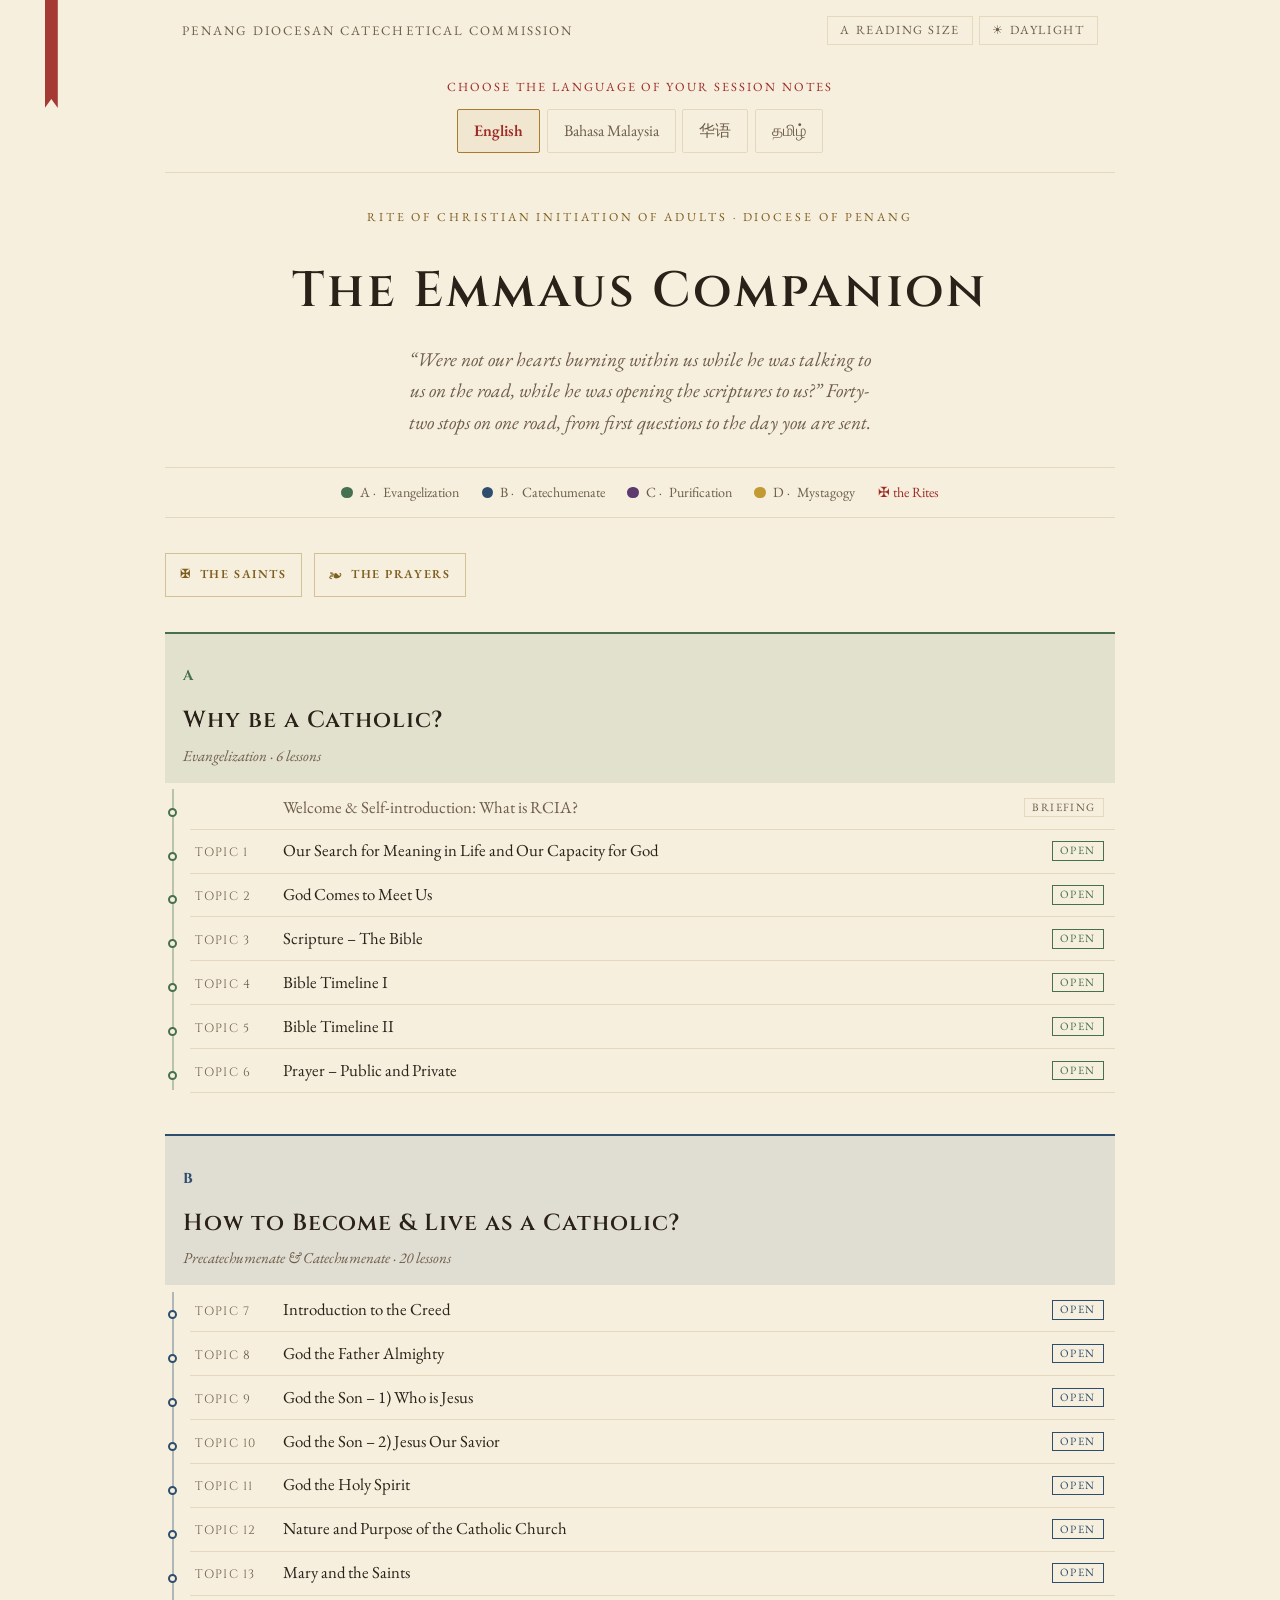
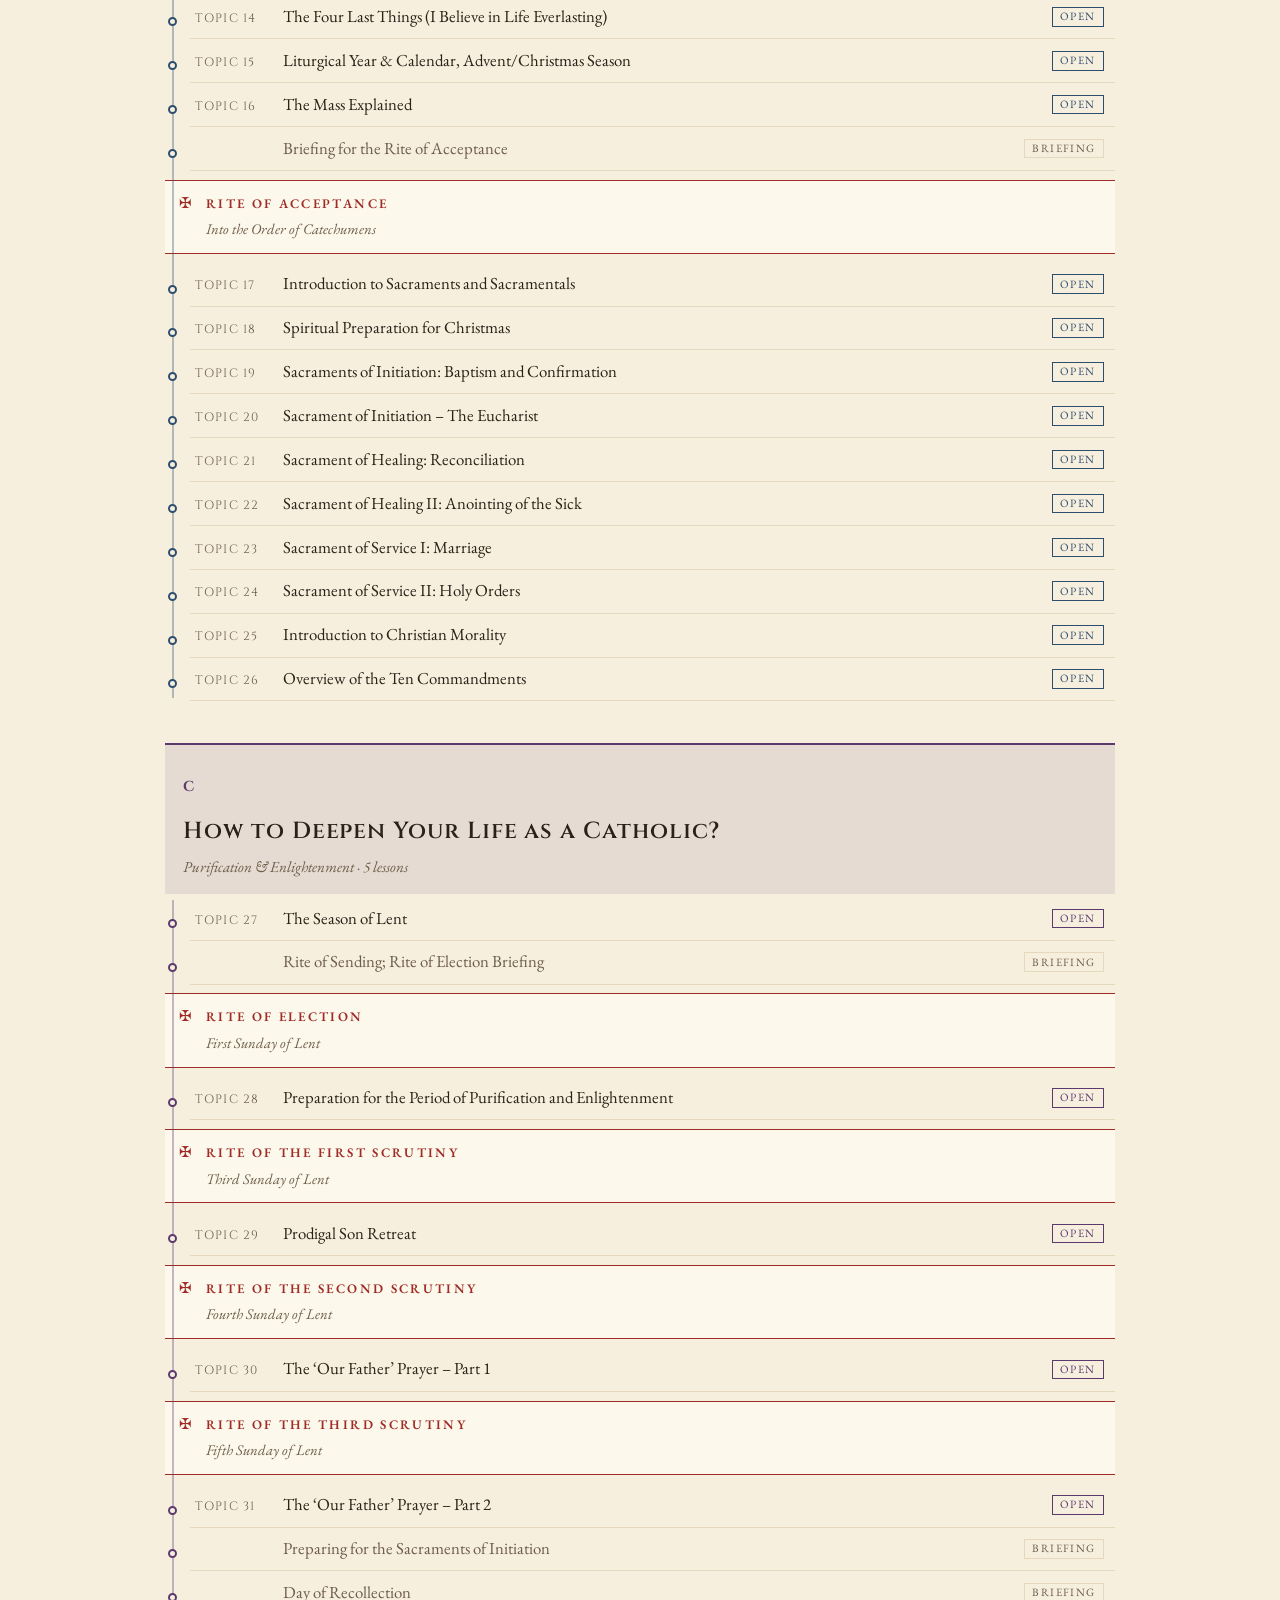
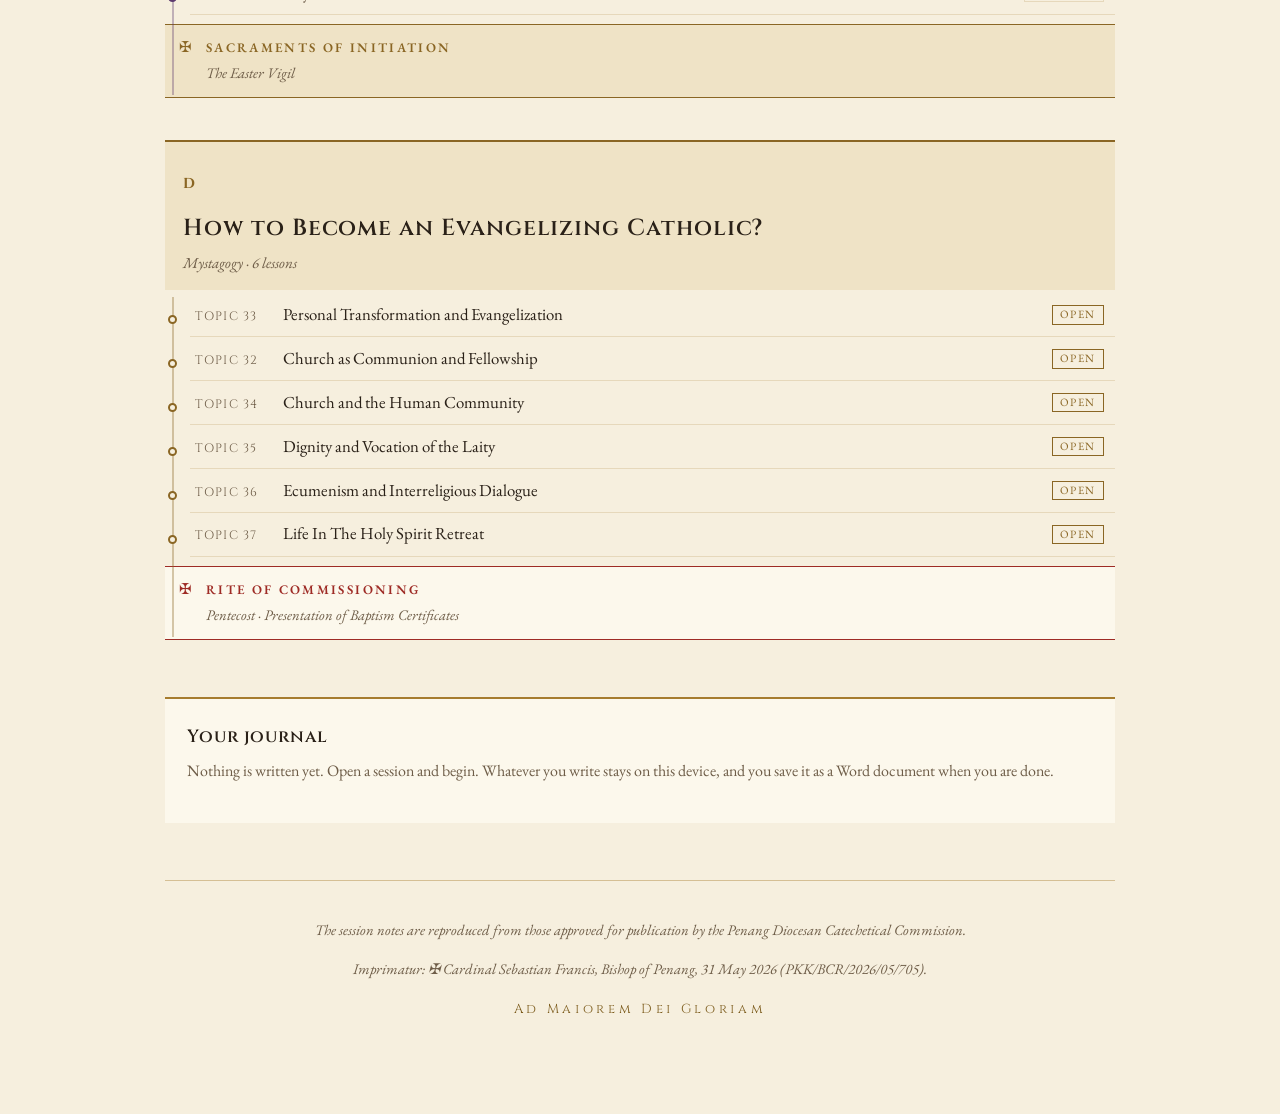
<file: index.html>
<!DOCTYPE html>
<html lang="en">
<head>
<meta charset="utf-8">
<meta name="viewport" content="width=device-width, initial-scale=1">
<title>The Emmaus Companion</title>
<meta name="description" content="The RCIA session notes of the Diocese of Penang, in English, Bahasa Malaysia, Mandarin and Tamil, with a private reflection journal.">
<meta name="color-scheme" content="light dark">

<!-- The chosen language decides the typeface, so it is put on <html>
     before the first paint. Everything else waits for the scripts at
     the end of the body, as it always has. -->
<script>
(function () {
  try {
    var prefs = JSON.parse(localStorage.getItem('emmaus.prefs.v1')) || {};
    var tags = { en: 'en', ms: 'ms', zh: 'zh-Hans', ta: 'ta' };
    if (tags[prefs.lang]) {
      document.documentElement.setAttribute('lang', tags[prefs.lang]);
      document.documentElement.setAttribute('data-lang', prefs.lang);
    }
  } catch (e) { /* no storage: English, as the markup already says */ }
})();
</script>

<link rel="preconnect" href="https://fonts.googleapis.com">
<link rel="preconnect" href="https://fonts.gstatic.com" crossorigin>
<link rel="stylesheet" href="https://fonts.googleapis.com/css2?family=Cinzel:wght@500;600;700&family=EB+Garamond:ital,wght@0,400;0,500;0,600;1,400;1,500&family=Caveat:wght@500;600&display=swap">

<link rel="stylesheet" href="assets/css/tokens.css">
<link rel="stylesheet" href="assets/css/app.css">
<link rel="stylesheet" href="assets/css/lang.css">
<link rel="stylesheet" href="assets/css/print.css" media="print">
</head>
<body>

<div class="ribbon" aria-hidden="true"></div>

<div class="topbar">
  <span class="home-link" data-i18n="brand">Penang Diocesan Catechetical Commission</span>
  <div class="tools">
    <button class="tool-btn" type="button" id="typeBtn" aria-pressed="false">A Reading size</button>
    <button class="tool-btn" type="button" id="themeBtn" aria-label="Switch theme">☀ Daylight</button>
  </div>
</div>

<main class="shell shell--wide">

  <!-- The language is chosen first, at the top of the page, before
       anything at all asks to be read. -->
  <div id="langPick"></div>

  <header>
    <p class="eyebrow" data-i18n="eyebrow">Rite of Christian Initiation of Adults · Diocese of Penang</p>
    <h1 class="display" data-i18n="appTitle">The Emmaus Companion</h1>
    <p class="deck" data-i18n="deck">“Were not our hearts burning within us while he was talking to us on the road, while he was opening the scriptures to us?” Forty-two stops on one road, from first questions to the day you are sent.</p>
  </header>

  <div class="legend">
    <span><i style="background: var(--seed)"></i> A · <span data-i18n="legendA">Evangelization</span></span>
    <span><i style="background: var(--water)"></i> B · <span data-i18n="legendB">Catechumenate</span></span>
    <span><i style="background: var(--lenten)"></i> C · <span data-i18n="legendC">Purification</span></span>
    <span><i style="background: var(--paschal-lit)"></i> D · <span data-i18n="legendD">Mystagogy</span></span>
    <span style="color: var(--rubric)" data-i18n="legendRites">✠ the Rites</span>
  </div>

  <nav class="side-doors">
    <a class="gallery-link" href="saints.html">
      <span aria-hidden="true">✠</span>
      <span data-i18n="saintsLink">The Saints</span>
    </a>
    <a class="gallery-link" href="prayers.html">
      <span aria-hidden="true">❧</span>
      <span data-i18n="prayersLink">The Prayers</span>
    </a>
  </nav>

  <div id="journeyRoot" class="journey"></div>

  <footer class="colophon">
    <p data-i18n="colophonNotes">The session notes are reproduced from those approved for publication by the Penang Diocesan Catechetical Commission.</p>
    <p data-i18n="colophonImprimatur">Imprimatur: ✠ Cardinal Sebastian Francis, Bishop of Penang, 31 May 2026 (PKK/BCR/2026/05/705).</p>
    <p data-i18n="colophonTranslated" data-i18n-when="translated" hidden></p>
    <p class="amdg" data-i18n="amdg">Ad Maiorem Dei Gloriam</p>
  </footer>

</main>

<script src="assets/js/i18n.js"></script>
<script src="assets/js/app.js"></script>
<script src="assets/js/journal.js"></script>
<script src="content/syllabus.js"></script>
<script src="content/topics/en/topic-01.js"></script>
<script src="content/topics/en/topic-02.js"></script>
<script src="content/topics/en/topic-03.js"></script>
<script src="content/topics/en/topic-04.js"></script>
<script src="content/topics/en/topic-05.js"></script>
<script src="content/topics/en/topic-06.js"></script>
<script src="content/topics/en/topic-07.js"></script>
<script src="content/topics/en/topic-08.js"></script>
<script src="content/topics/en/topic-09.js"></script>
<script src="content/topics/en/topic-10.js"></script>
<script src="content/topics/en/topic-11.js"></script>
<script src="content/topics/en/topic-12.js"></script>
<script src="content/topics/en/topic-13.js"></script>
<script src="content/topics/en/topic-14.js"></script>
<script src="content/topics/en/topic-15.js"></script>
<script src="content/topics/en/topic-16.js"></script>
<script src="content/topics/en/topic-17.js"></script>
<script src="content/topics/en/topic-18.js"></script>
<script src="content/topics/en/topic-19.js"></script>
<script src="content/topics/en/topic-20.js"></script>
<script src="content/topics/en/topic-21.js"></script>
<script src="content/topics/en/topic-22.js"></script>
<script src="content/topics/en/topic-23.js"></script>
<script src="content/topics/en/topic-24.js"></script>
<script src="content/topics/en/topic-25.js"></script>
<script src="content/topics/en/topic-26.js"></script>
<script src="content/topics/en/topic-27.js"></script>
<script src="content/topics/en/topic-28.js"></script>
<script src="content/topics/en/topic-29.js"></script>
<script src="content/topics/en/topic-30.js"></script>
<script src="content/topics/en/topic-31.js"></script>
<script src="content/topics/en/topic-32.js"></script>
<script src="content/topics/en/topic-33.js"></script>
<script src="content/topics/en/topic-34.js"></script>
<script src="content/topics/en/topic-35.js"></script>
<script src="content/topics/en/topic-36.js"></script>
<script src="content/topics/en/topic-37.js"></script>
<script src="content/topics/ms/topic-01.js"></script>
<script src="content/topics/ms/topic-16.js"></script>
<script src="content/topics/zh/topic-01.js"></script>
<script src="content/topics/ta/topic-01.js"></script>
<script src="content/topics/ta/topic-16.js"></script>
<script src="content/topics/ta/topic-29.js"></script>
<script src="assets/js/journey.js"></script>
<script>Emmaus.mountControls();</script>

</body>
</html>
</file>
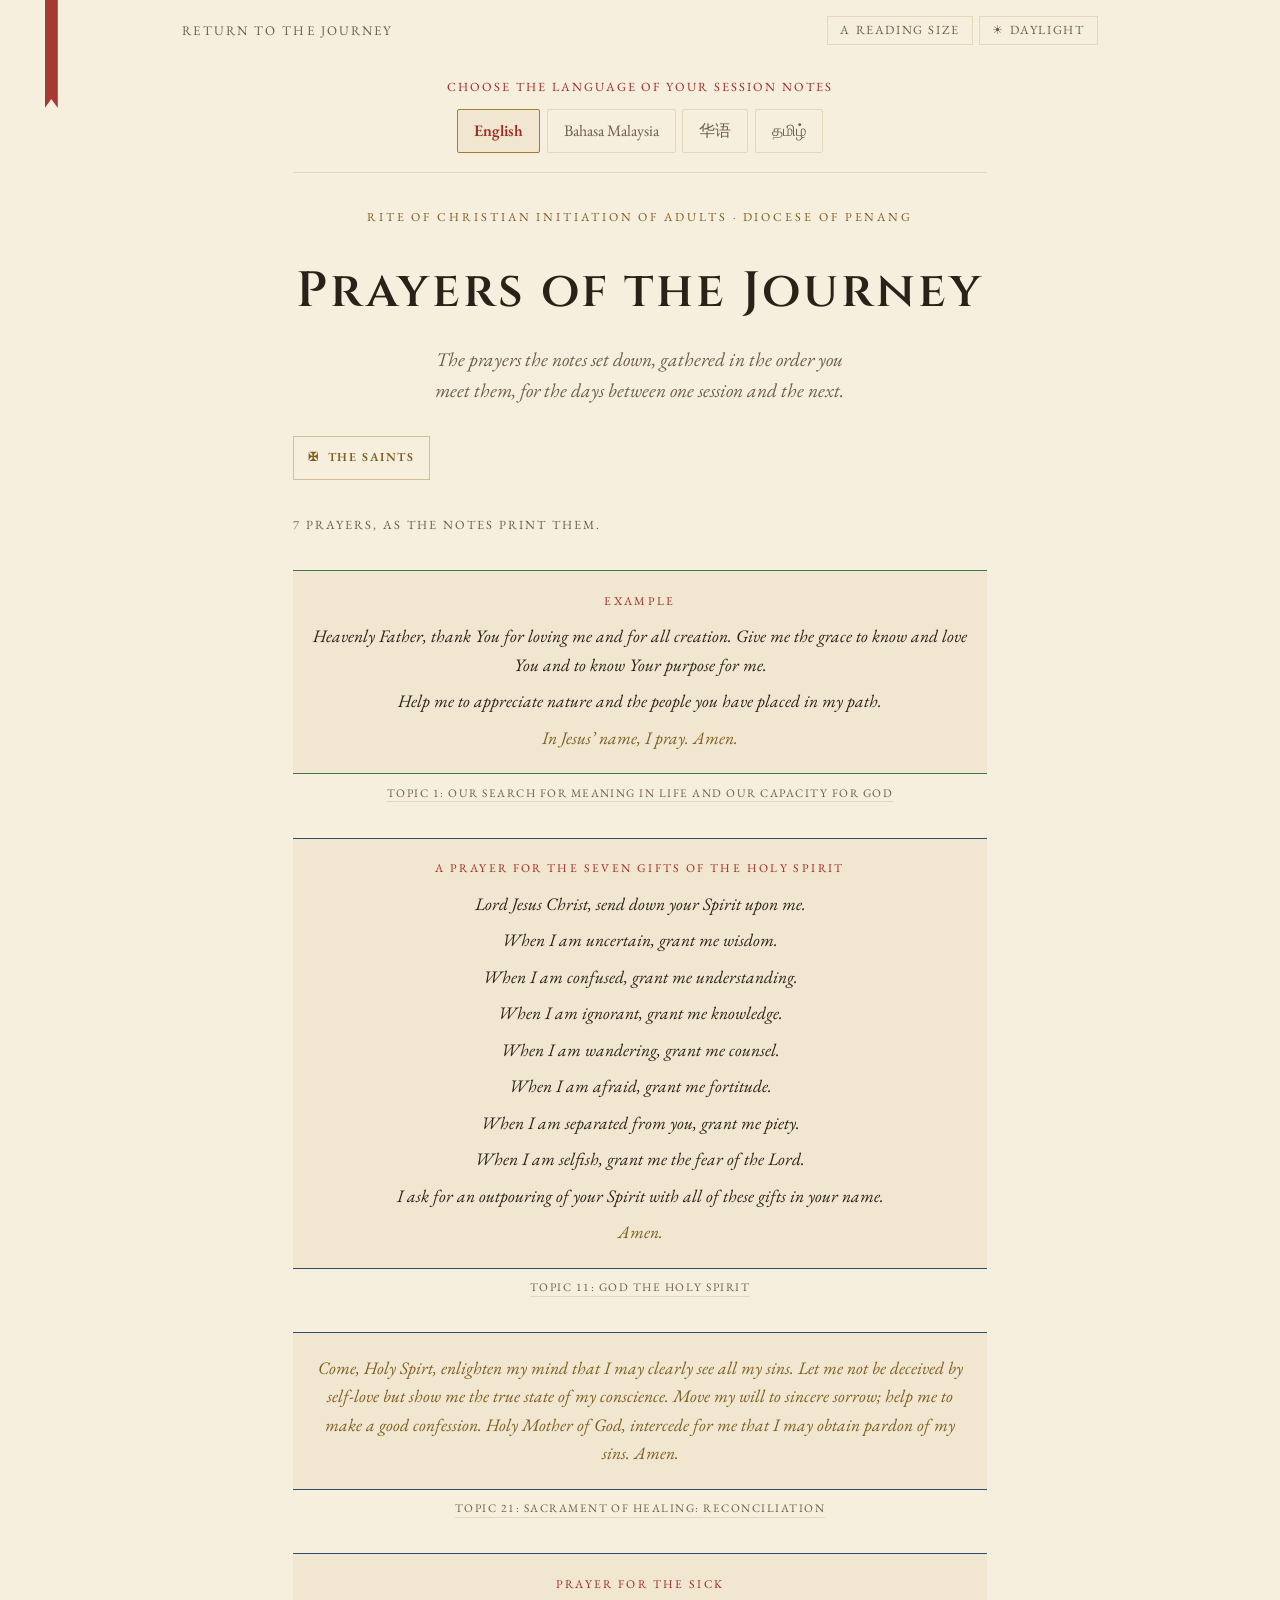
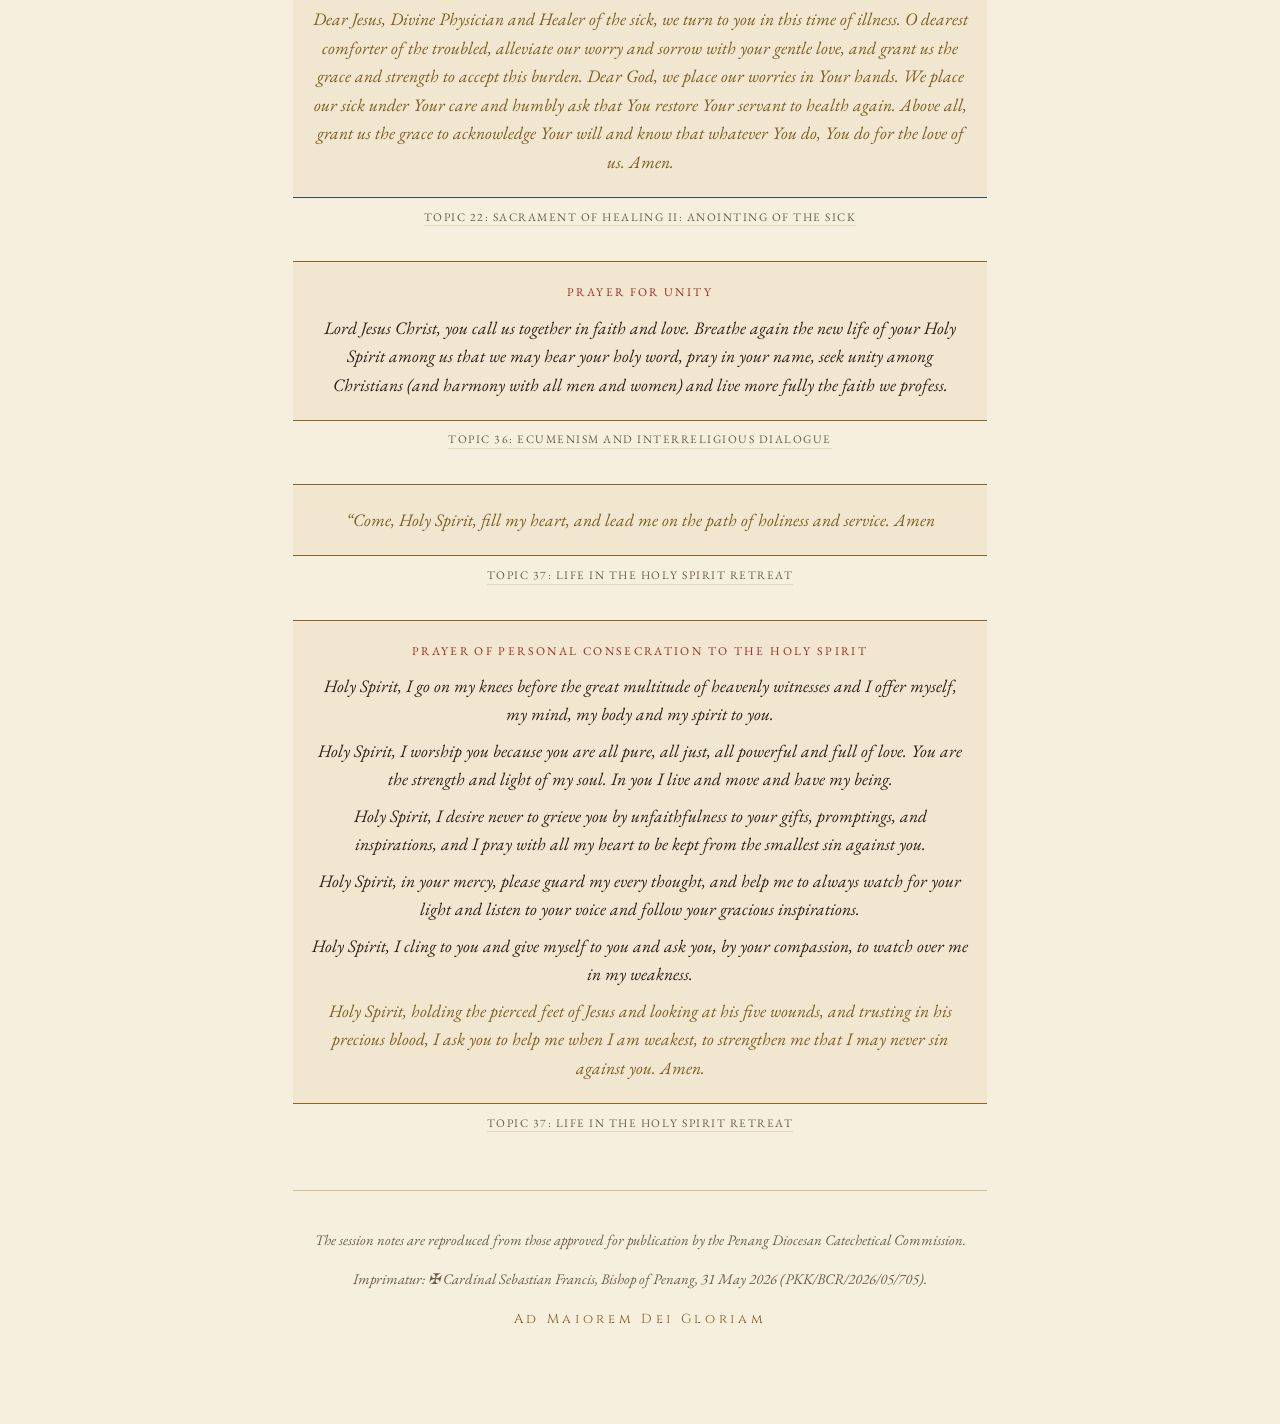
<file: prayers.html>
<!DOCTYPE html>
<html lang="en">
<head>
<meta charset="utf-8">
<meta name="viewport" content="width=device-width, initial-scale=1">
<title>Prayers of the Journey · The Emmaus Companion</title>
<meta name="description" content="Every prayer the RCIA notes of the Diocese of Penang set down, gathered in the order a candidate meets them.">
<meta name="color-scheme" content="light dark">

<!-- The chosen language decides the typeface, so it is put on <html>
     before the first paint. Everything else waits for the scripts at
     the end of the body, as it always has. -->
<script>
(function () {
  try {
    var prefs = JSON.parse(localStorage.getItem('emmaus.prefs.v1')) || {};
    var tags = { en: 'en', ms: 'ms', zh: 'zh-Hans', ta: 'ta' };
    if (tags[prefs.lang]) {
      document.documentElement.setAttribute('lang', tags[prefs.lang]);
      document.documentElement.setAttribute('data-lang', prefs.lang);
    }
  } catch (e) { /* no storage: English, as the markup already says */ }
})();
</script>

<link rel="preconnect" href="https://fonts.googleapis.com">
<link rel="preconnect" href="https://fonts.gstatic.com" crossorigin>
<link rel="stylesheet" href="https://fonts.googleapis.com/css2?family=Cinzel:wght@500;600;700&family=EB+Garamond:ital,wght@0,400;0,500;0,600;1,400;1,500&family=Caveat:wght@500;600&display=swap">

<link rel="stylesheet" href="assets/css/tokens.css">
<link rel="stylesheet" href="assets/css/app.css">
<link rel="stylesheet" href="assets/css/lang.css">
<link rel="stylesheet" href="assets/css/print.css" media="print">
</head>
<body>

<div class="ribbon" aria-hidden="true"></div>

<div class="topbar">
  <a class="home-link" href="index.html" data-i18n="backToJourney">Return to the journey</a>
  <div class="tools">
    <button class="tool-btn" type="button" id="typeBtn" aria-pressed="false">A Reading size</button>
    <button class="tool-btn" type="button" id="themeBtn" aria-label="Switch theme">☀ Daylight</button>
  </div>
</div>

<main class="shell">

  <!-- The language is chosen first, at the top of the page, before
       anything at all asks to be read. -->
  <div id="langPick"></div>

  <header>
    <p class="eyebrow" data-i18n="eyebrow">Rite of Christian Initiation of Adults · Diocese of Penang</p>
    <h1 class="display" data-i18n="prayersTitle">Prayers of the Journey</h1>
    <p class="deck" data-i18n="prayersDeck">The prayers the notes set down, gathered in the order you meet them, for the days between one session and the next.</p>
  </header>

  <nav class="side-doors">
    <a class="gallery-link" href="saints.html">
      <span aria-hidden="true">✠</span>
      <span data-i18n="saintsLink">The Saints</span>
    </a>
  </nav>

  <div id="prayersRoot" class="prayerbook"></div>

  <footer class="colophon">
    <p data-i18n="colophonNotes">The session notes are reproduced from those approved for publication by the Penang Diocesan Catechetical Commission.</p>
    <p data-i18n="colophonImprimatur">Imprimatur: ✠ Cardinal Sebastian Francis, Bishop of Penang, 31 May 2026 (PKK/BCR/2026/05/705).</p>
    <p class="amdg" data-i18n="amdg">Ad Maiorem Dei Gloriam</p>
  </footer>

</main>

<script src="assets/js/i18n.js"></script>
<script src="assets/js/app.js"></script>
<script src="assets/js/journal.js"></script>
<script src="assets/js/prayers.js"></script>
<script src="content/syllabus.js"></script>
<script src="content/topics/en/topic-01.js"></script>
<script src="content/topics/en/topic-02.js"></script>
<script src="content/topics/en/topic-03.js"></script>
<script src="content/topics/en/topic-04.js"></script>
<script src="content/topics/en/topic-05.js"></script>
<script src="content/topics/en/topic-06.js"></script>
<script src="content/topics/en/topic-07.js"></script>
<script src="content/topics/en/topic-08.js"></script>
<script src="content/topics/en/topic-09.js"></script>
<script src="content/topics/en/topic-10.js"></script>
<script src="content/topics/en/topic-11.js"></script>
<script src="content/topics/en/topic-12.js"></script>
<script src="content/topics/en/topic-13.js"></script>
<script src="content/topics/en/topic-14.js"></script>
<script src="content/topics/en/topic-15.js"></script>
<script src="content/topics/en/topic-16.js"></script>
<script src="content/topics/en/topic-17.js"></script>
<script src="content/topics/en/topic-18.js"></script>
<script src="content/topics/en/topic-19.js"></script>
<script src="content/topics/en/topic-20.js"></script>
<script src="content/topics/en/topic-21.js"></script>
<script src="content/topics/en/topic-22.js"></script>
<script src="content/topics/en/topic-23.js"></script>
<script src="content/topics/en/topic-24.js"></script>
<script src="content/topics/en/topic-25.js"></script>
<script src="content/topics/en/topic-26.js"></script>
<script src="content/topics/en/topic-27.js"></script>
<script src="content/topics/en/topic-28.js"></script>
<script src="content/topics/en/topic-29.js"></script>
<script src="content/topics/en/topic-30.js"></script>
<script src="content/topics/en/topic-31.js"></script>
<script src="content/topics/en/topic-32.js"></script>
<script src="content/topics/en/topic-33.js"></script>
<script src="content/topics/en/topic-34.js"></script>
<script src="content/topics/en/topic-35.js"></script>
<script src="content/topics/en/topic-36.js"></script>
<script src="content/topics/en/topic-37.js"></script>
<script src="content/topics/ms/topic-01.js"></script>
<script src="content/topics/ms/topic-16.js"></script>
<script src="content/topics/zh/topic-01.js"></script>
<script src="content/topics/ta/topic-01.js"></script>
<script src="content/topics/ta/topic-16.js"></script>
<script src="content/topics/ta/topic-29.js"></script>
<script src="assets/js/prayerbook.js"></script>
<script>Emmaus.mountControls();</script>

</body>
</html>
</file>
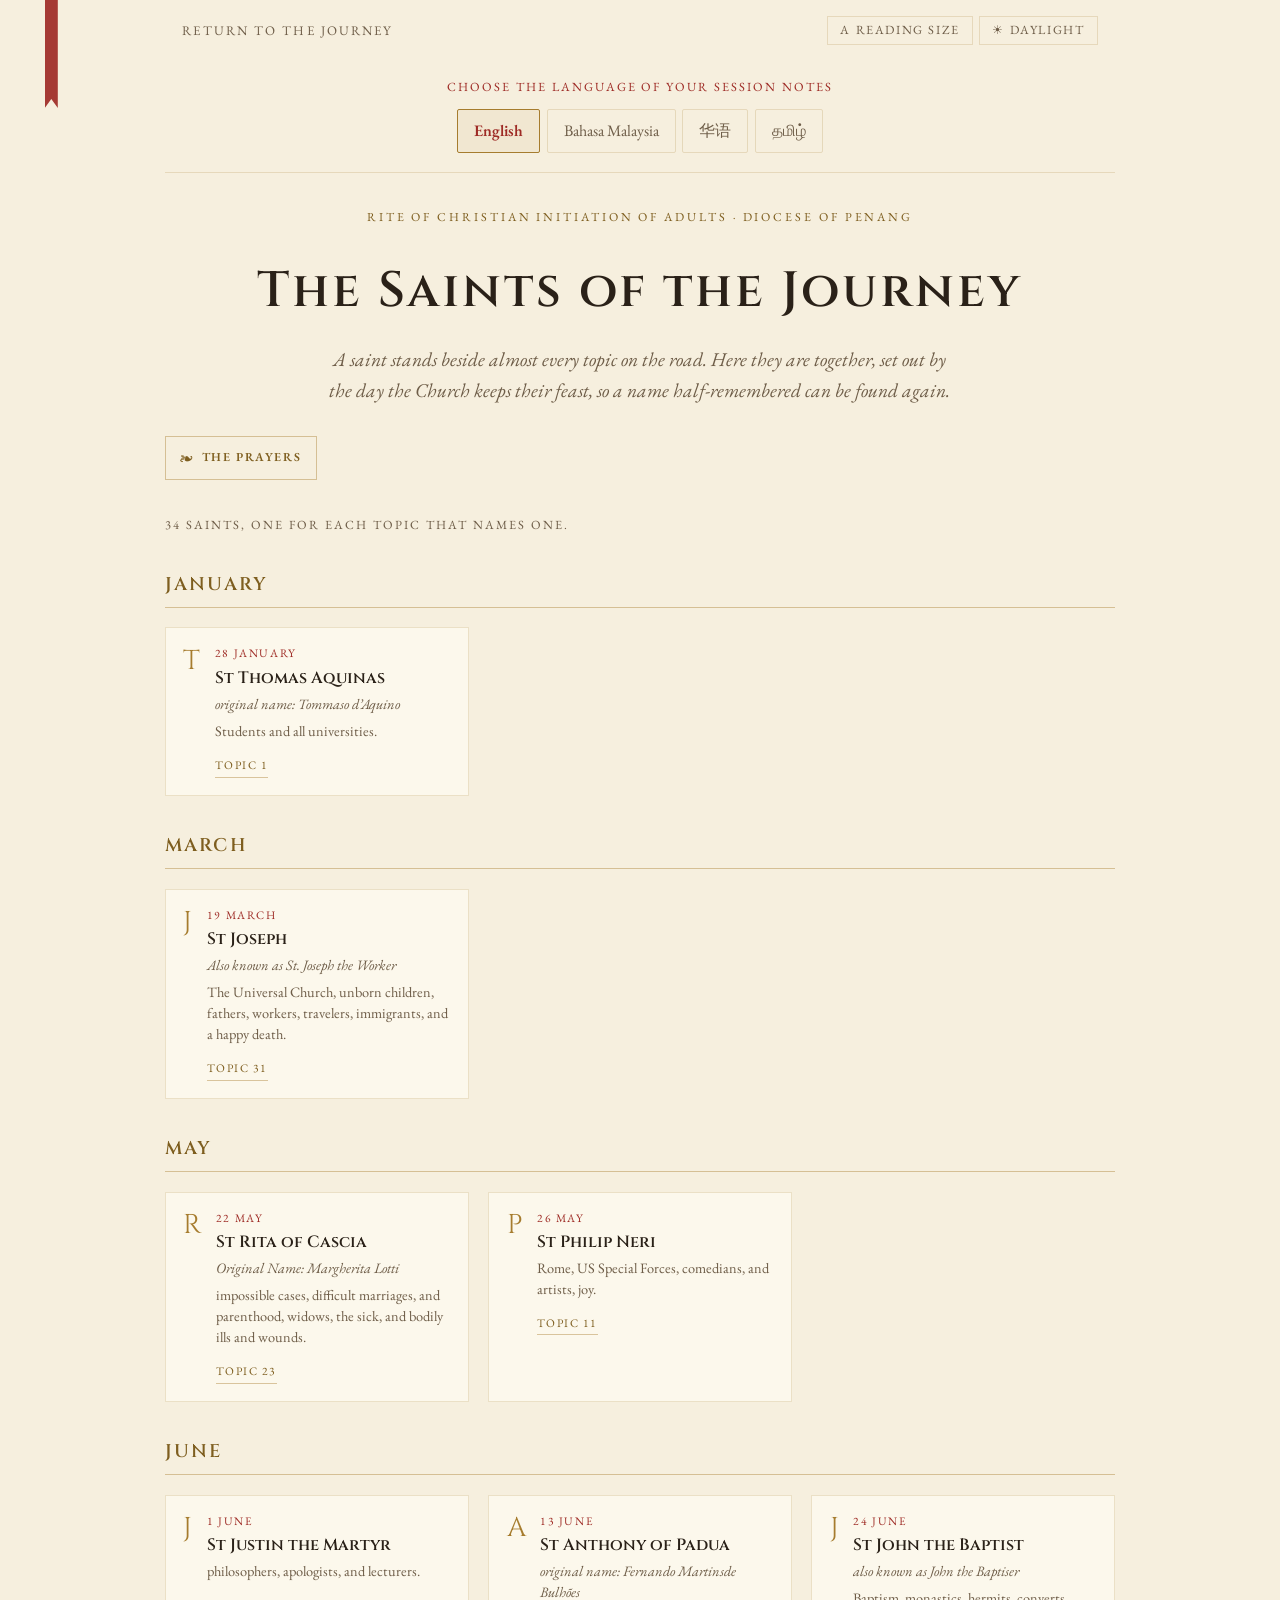
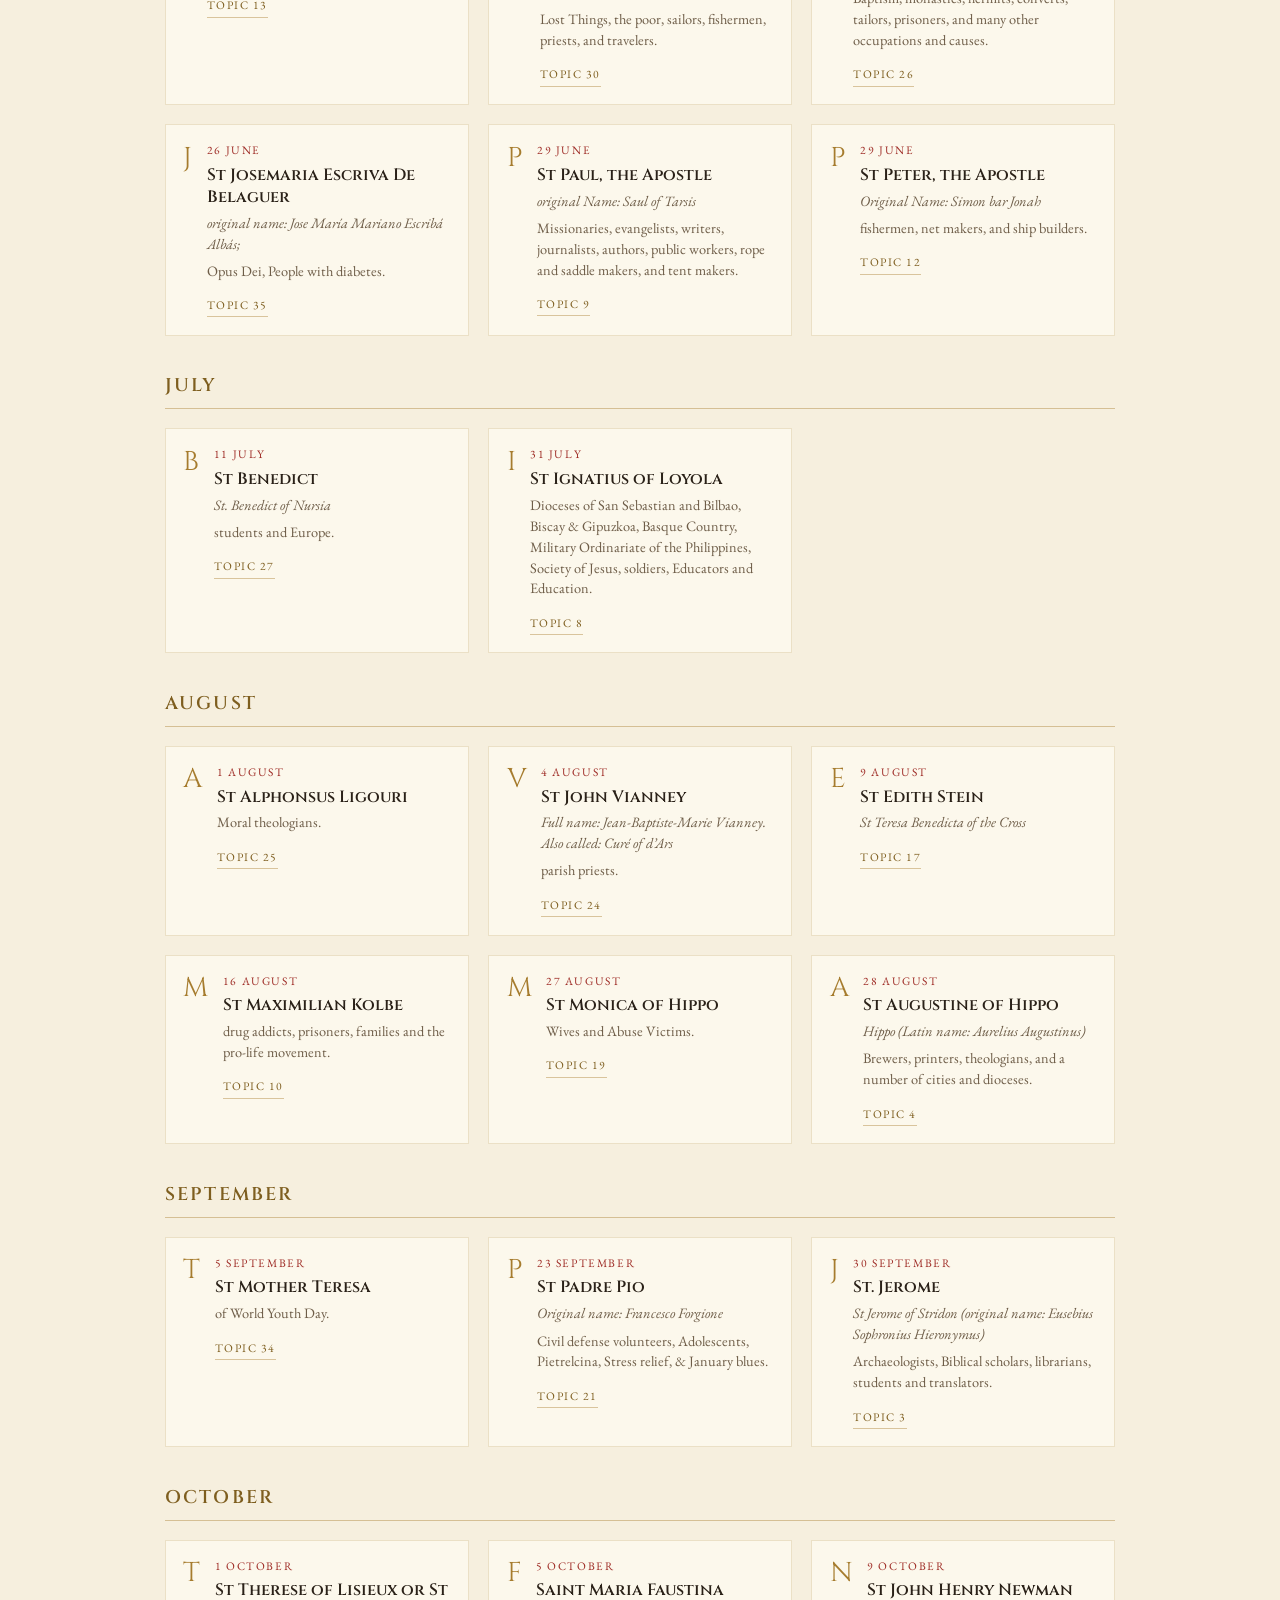
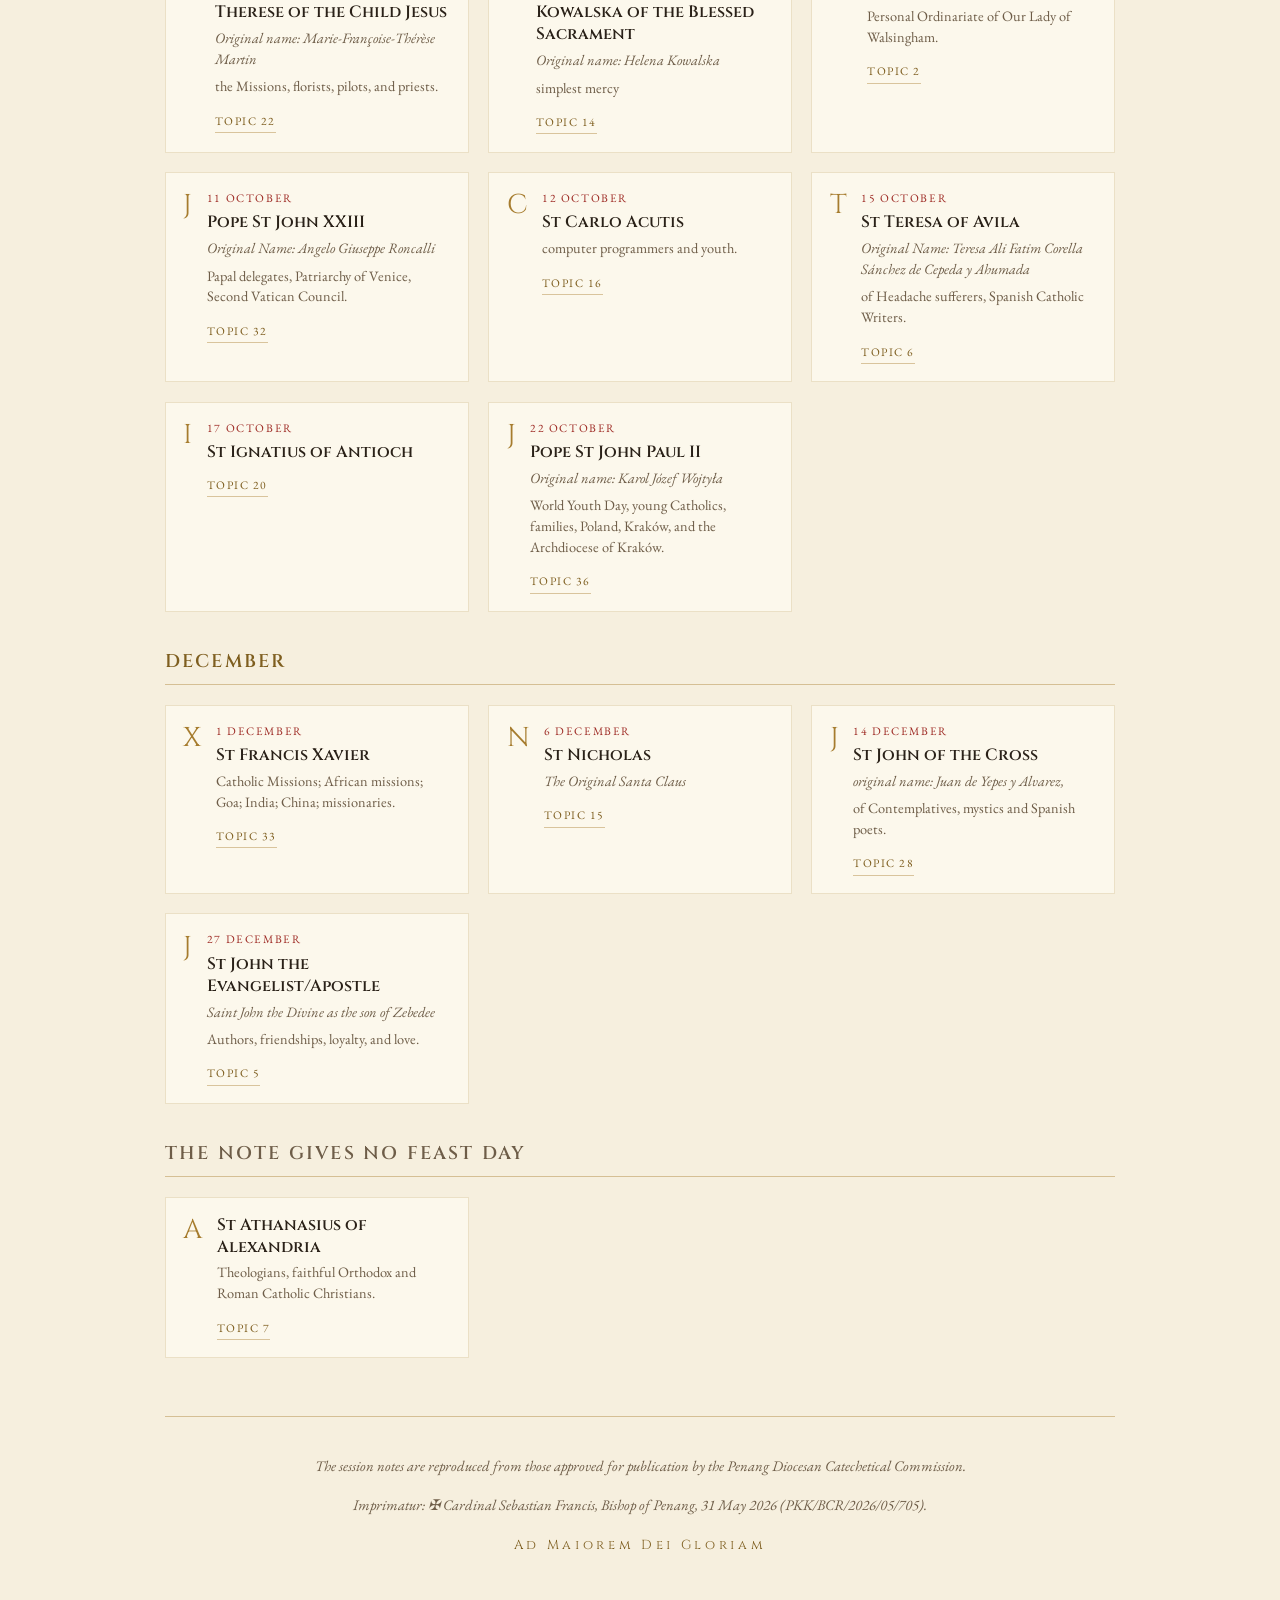
<file: saints.html>
<!DOCTYPE html>
<html lang="en">
<head>
<meta charset="utf-8">
<meta name="viewport" content="width=device-width, initial-scale=1">
<title>The Saints of the Journey · The Emmaus Companion</title>
<meta name="description" content="Every Saint for the Topic in the RCIA notes of the Diocese of Penang, set out by the day the Church keeps their feast.">
<meta name="color-scheme" content="light dark">

<!-- The chosen language decides the typeface, so it is put on <html>
     before the first paint. Everything else waits for the scripts at
     the end of the body, as it always has. -->
<script>
(function () {
  try {
    var prefs = JSON.parse(localStorage.getItem('emmaus.prefs.v1')) || {};
    var tags = { en: 'en', ms: 'ms', zh: 'zh-Hans', ta: 'ta' };
    if (tags[prefs.lang]) {
      document.documentElement.setAttribute('lang', tags[prefs.lang]);
      document.documentElement.setAttribute('data-lang', prefs.lang);
    }
  } catch (e) { /* no storage: English, as the markup already says */ }
})();
</script>

<link rel="preconnect" href="https://fonts.googleapis.com">
<link rel="preconnect" href="https://fonts.gstatic.com" crossorigin>
<link rel="stylesheet" href="https://fonts.googleapis.com/css2?family=Cinzel:wght@500;600;700&family=EB+Garamond:ital,wght@0,400;0,500;0,600;1,400;1,500&family=Caveat:wght@500;600&display=swap">

<link rel="stylesheet" href="assets/css/tokens.css">
<link rel="stylesheet" href="assets/css/app.css">
<link rel="stylesheet" href="assets/css/lang.css">
<link rel="stylesheet" href="assets/css/print.css" media="print">
</head>
<body>

<div class="ribbon" aria-hidden="true"></div>

<div class="topbar">
  <a class="home-link" href="index.html" data-i18n="backToJourney">Return to the journey</a>
  <div class="tools">
    <button class="tool-btn" type="button" id="typeBtn" aria-pressed="false">A Reading size</button>
    <button class="tool-btn" type="button" id="themeBtn" aria-label="Switch theme">☀ Daylight</button>
  </div>
</div>

<main class="shell shell--wide">

  <!-- The language is chosen first, at the top of the page, before
       anything at all asks to be read. -->
  <div id="langPick"></div>

  <header>
    <p class="eyebrow" data-i18n="eyebrow">Rite of Christian Initiation of Adults · Diocese of Penang</p>
    <h1 class="display" data-i18n="saintsTitle">The Saints of the Journey</h1>
    <p class="deck" data-i18n="saintsDeck">A saint stands beside almost every topic on the road. Here they are together, set out by the day the Church keeps their feast, so a name half-remembered can be found again.</p>
  </header>

  <nav class="side-doors">
    <a class="gallery-link" href="prayers.html">
      <span aria-hidden="true">❧</span>
      <span data-i18n="prayersLink">The Prayers</span>
    </a>
  </nav>

  <div id="saintsRoot" class="gallery"></div>

  <footer class="colophon">
    <p data-i18n="colophonNotes">The session notes are reproduced from those approved for publication by the Penang Diocesan Catechetical Commission.</p>
    <p data-i18n="colophonImprimatur">Imprimatur: ✠ Cardinal Sebastian Francis, Bishop of Penang, 31 May 2026 (PKK/BCR/2026/05/705).</p>
    <p class="amdg" data-i18n="amdg">Ad Maiorem Dei Gloriam</p>
  </footer>

</main>

<script src="assets/js/i18n.js"></script>
<script src="assets/js/app.js"></script>
<script src="assets/js/journal.js"></script>
<script src="assets/js/saints.js"></script>
<script src="content/syllabus.js"></script>
<script src="content/topics/en/topic-01.js"></script>
<script src="content/topics/en/topic-02.js"></script>
<script src="content/topics/en/topic-03.js"></script>
<script src="content/topics/en/topic-04.js"></script>
<script src="content/topics/en/topic-05.js"></script>
<script src="content/topics/en/topic-06.js"></script>
<script src="content/topics/en/topic-07.js"></script>
<script src="content/topics/en/topic-08.js"></script>
<script src="content/topics/en/topic-09.js"></script>
<script src="content/topics/en/topic-10.js"></script>
<script src="content/topics/en/topic-11.js"></script>
<script src="content/topics/en/topic-12.js"></script>
<script src="content/topics/en/topic-13.js"></script>
<script src="content/topics/en/topic-14.js"></script>
<script src="content/topics/en/topic-15.js"></script>
<script src="content/topics/en/topic-16.js"></script>
<script src="content/topics/en/topic-17.js"></script>
<script src="content/topics/en/topic-18.js"></script>
<script src="content/topics/en/topic-19.js"></script>
<script src="content/topics/en/topic-20.js"></script>
<script src="content/topics/en/topic-21.js"></script>
<script src="content/topics/en/topic-22.js"></script>
<script src="content/topics/en/topic-23.js"></script>
<script src="content/topics/en/topic-24.js"></script>
<script src="content/topics/en/topic-25.js"></script>
<script src="content/topics/en/topic-26.js"></script>
<script src="content/topics/en/topic-27.js"></script>
<script src="content/topics/en/topic-28.js"></script>
<script src="content/topics/en/topic-29.js"></script>
<script src="content/topics/en/topic-30.js"></script>
<script src="content/topics/en/topic-31.js"></script>
<script src="content/topics/en/topic-32.js"></script>
<script src="content/topics/en/topic-33.js"></script>
<script src="content/topics/en/topic-34.js"></script>
<script src="content/topics/en/topic-35.js"></script>
<script src="content/topics/en/topic-36.js"></script>
<script src="content/topics/en/topic-37.js"></script>
<script src="content/topics/ms/topic-01.js"></script>
<script src="content/topics/ms/topic-16.js"></script>
<script src="content/topics/zh/topic-01.js"></script>
<script src="content/topics/ta/topic-01.js"></script>
<script src="content/topics/ta/topic-16.js"></script>
<script src="content/topics/ta/topic-29.js"></script>
<script src="assets/js/gallery.js"></script>
<script>Emmaus.mountControls();</script>

</body>
</html>
</file>
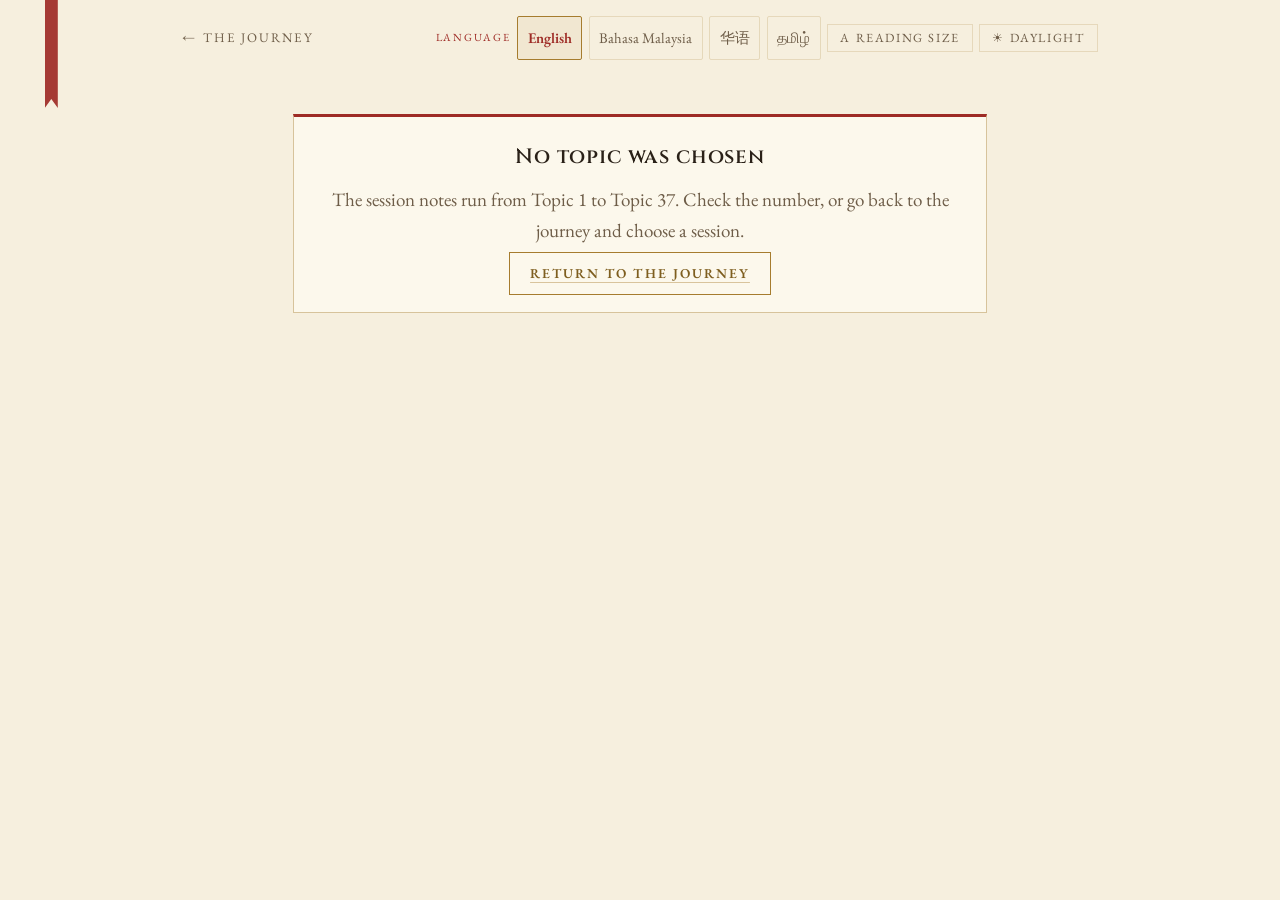
<file: session.html>
<!DOCTYPE html>
<html lang="en">
<head>
<meta charset="utf-8">
<meta name="viewport" content="width=device-width, initial-scale=1">
<title>Session · The Emmaus Companion</title>
<meta name="color-scheme" content="light dark">

<!-- The chosen language decides the typeface, so it is put on <html>
     before the first paint. -->
<script>
(function () {
  try {
    var prefs = JSON.parse(localStorage.getItem('emmaus.prefs.v1')) || {};
    var tags = { en: 'en', ms: 'ms', zh: 'zh-Hans', ta: 'ta' };
    if (tags[prefs.lang]) {
      document.documentElement.setAttribute('lang', tags[prefs.lang]);
      document.documentElement.setAttribute('data-lang', prefs.lang);
    }
  } catch (e) { /* no storage: English, as the markup already says */ }
})();
</script>

<link rel="preconnect" href="https://fonts.googleapis.com">
<link rel="preconnect" href="https://fonts.gstatic.com" crossorigin>
<link rel="stylesheet" href="https://fonts.googleapis.com/css2?family=Cinzel:wght@500;600;700&family=EB+Garamond:ital,wght@0,400;0,500;0,600;1,400;1,500&family=Caveat:wght@500;600&display=swap">

<link rel="stylesheet" href="assets/css/tokens.css">
<link rel="stylesheet" href="assets/css/app.css">
<link rel="stylesheet" href="assets/css/lang.css">
<link rel="stylesheet" href="assets/css/print.css" media="print">
</head>
<body>

<div class="ribbon" aria-hidden="true"></div>

<div class="topbar">
  <a class="home-link" href="index.html" data-i18n="backLink">← The journey</a>
  <div class="tools">
    <!-- The language is chosen on the journey map; it can also be
         changed here, without leaving the session being read. -->
    <div id="langPickCompact"></div>
    <button class="tool-btn" type="button" id="typeBtn" aria-pressed="false">A Reading size</button>
    <button class="tool-btn" type="button" id="themeBtn" aria-label="Switch theme">☀ Daylight</button>
  </div>
</div>

<main class="shell" id="sessionRoot"></main>

<script src="assets/js/i18n.js"></script>
<script src="assets/js/app.js"></script>
<script src="assets/js/journal.js"></script>
<script src="assets/js/docx.js"></script>
<script src="assets/js/export.js"></script>
<script src="assets/js/scripture.js"></script>
<script src="content/syllabus.js"></script>
<script src="content/topics/en/topic-01.js"></script>
<script src="content/topics/en/topic-02.js"></script>
<script src="content/topics/en/topic-03.js"></script>
<script src="content/topics/en/topic-04.js"></script>
<script src="content/topics/en/topic-05.js"></script>
<script src="content/topics/en/topic-06.js"></script>
<script src="content/topics/en/topic-07.js"></script>
<script src="content/topics/en/topic-08.js"></script>
<script src="content/topics/en/topic-09.js"></script>
<script src="content/topics/en/topic-10.js"></script>
<script src="content/topics/en/topic-11.js"></script>
<script src="content/topics/en/topic-12.js"></script>
<script src="content/topics/en/topic-13.js"></script>
<script src="content/topics/en/topic-14.js"></script>
<script src="content/topics/en/topic-15.js"></script>
<script src="content/topics/en/topic-16.js"></script>
<script src="content/topics/en/topic-17.js"></script>
<script src="content/topics/en/topic-18.js"></script>
<script src="content/topics/en/topic-19.js"></script>
<script src="content/topics/en/topic-20.js"></script>
<script src="content/topics/en/topic-21.js"></script>
<script src="content/topics/en/topic-22.js"></script>
<script src="content/topics/en/topic-23.js"></script>
<script src="content/topics/en/topic-24.js"></script>
<script src="content/topics/en/topic-25.js"></script>
<script src="content/topics/en/topic-26.js"></script>
<script src="content/topics/en/topic-27.js"></script>
<script src="content/topics/en/topic-28.js"></script>
<script src="content/topics/en/topic-29.js"></script>
<script src="content/topics/en/topic-30.js"></script>
<script src="content/topics/en/topic-31.js"></script>
<script src="content/topics/en/topic-32.js"></script>
<script src="content/topics/en/topic-33.js"></script>
<script src="content/topics/en/topic-34.js"></script>
<script src="content/topics/en/topic-35.js"></script>
<script src="content/topics/en/topic-36.js"></script>
<script src="content/topics/en/topic-37.js"></script>
<script src="content/topics/ms/topic-01.js"></script>
<script src="content/topics/ms/topic-16.js"></script>
<script src="content/topics/zh/topic-01.js"></script>
<script src="content/topics/ta/topic-01.js"></script>
<script src="content/topics/ta/topic-16.js"></script>
<script src="content/topics/ta/topic-29.js"></script>
<script src="assets/js/session.js"></script>
<script>
Emmaus.mountControls();
Lang.mountPicker(document.getElementById('langPickCompact'), { compact: true });
</script>

</body>
</html>
</file>
<file: assets/css/tokens.css>
/* ============================================================
   THE EMMAUS COMPANION: Design Tokens
   Penang Diocesan Catechetical Commission
   "Missal, not Material"

   Every colour, size and typeface in the app is declared here
   and nowhere else. To restyle the app, edit this file only.
   ============================================================ */

:root {
  /* ---- The four fixed inks (light theme / daylight) ---- */
  --vellum:      #F6EFDE;   /* the page itself */
  --leaf:        #FCF8EC;   /* a raised panel */
  --leaf-deep:   #F0E7D0;   /* a recessed panel */
  --ink:         #2A2118;   /* everything that is read */
  --ink-soft:    #6E5D48;   /* secondary text, marginalia */
  --rubric:      #9E2B25;   /* liturgical red: structure & the Rites */
  --gilt:        #A67C2E;   /* gold: rules, initials, ornament */
  --gilt-ink:    #7E5E1F;   /* gold dark enough to set text in */

  --rule:        rgba(166, 124, 46, 0.42);
  --rule-faint:  rgba(166, 124, 46, 0.20);
  --wash:        rgba(166, 124, 46, 0.07);

  /* ---- The colours of the four periods ---- */
  --seed:        #46704F;   /* A · Evangelization: green, the sowing */
  --water:       #2F4E6E;   /* B · Catechumenate: deep water, the font */
  --lenten:      #5C3A6E;   /* C · Purification: violet, Lent */
  --paschal:     #8A6624;   /* D · Mystagogy: gold (text-safe) */
  --paschal-lit: #C29A33;   /* D · ornament gold        (brighter, not for text) */
  --pentecost:   #9E2B25;   /* the sending: red */

  --seed-wash:    rgba(70, 112, 79, 0.11);
  --water-wash:   rgba(47, 78, 110, 0.11);
  --lenten-wash:  rgba(92, 58, 110, 0.11);
  --paschal-wash: rgba(194, 154, 51, 0.14);

  /* ---- Paper: the Word-document specimen stays paper-white in both themes ---- */
  --paper:       #FFFFFF;
  --paper-ink:   #1F1B15;
  --paper-soft:  #6B655B;
  --paper-rule:  #D8D2C4;

  --focus:       #2F4E6E;
  --shadow-sm:   0 1px 2px rgba(42, 33, 24, 0.10);
  --shadow:      0 1px 2px rgba(42, 33, 24, 0.10), 0 8px 28px rgba(42, 33, 24, 0.08);
  --shadow-lift: 0 2px 4px rgba(42, 33, 24, 0.12), 0 14px 40px rgba(42, 33, 24, 0.12);

  /* ---- Typography ---- */
  --face-display: Cinzel, "Trajan Pro", "Palatino Linotype", Palatino, Georgia, serif;
  --face-body:    "EB Garamond", Georgia, "Times New Roman", serif;
  --face-hand:    Caveat, "Segoe Script", "Bradley Hand", "Comic Sans MS", cursive;

  /* Reading size. Session pages let the candidate raise this (see .type-scale). */
  --size-body:    1.19rem;
  --lh-body:      1.62;

  /* ---- Rhythm ---- */
  --measure:      46rem;    /* the reading column */
  --measure-wide: 62rem;    /* the journey map */
  --gap-xs: 0.4rem;
  --gap-sm: 0.75rem;
  --gap:    1.2rem;
  --gap-lg: 2.2rem;
  --gap-xl: 3.6rem;
}

/* ---- Compline: the candlelit theme ----------------------------------
   Redefines tokens only. Components never style themselves inside a
   theme block, so both themes always resolve as a complete set.
   Guarded so an explicit light choice beats a dark operating system. */
@media (prefers-color-scheme: dark) {
  :root:not([data-theme="light"]) {
    --vellum:      #1A1309;
    --leaf:        #231B10;
    --leaf-deep:   #150F07;
    --ink:         #EDE3CC;
    --ink-soft:    #B3A386;
    --rubric:      #DC8271;
    --gilt:        #C9A23B;
    --gilt-ink:    #D3AF52;

    --rule:        rgba(201, 162, 59, 0.45);
    --rule-faint:  rgba(201, 162, 59, 0.22);
    --wash:        rgba(201, 162, 59, 0.06);

    --seed:        #86B694;
    --water:       #85A9CE;
    --lenten:      #AF8FC9;
    --paschal:     #D6B455;
    --paschal-lit: #D6B455;
    --pentecost:   #DC8271;

    --seed-wash:    rgba(134, 182, 148, 0.12);
    --water-wash:   rgba(133, 169, 206, 0.12);
    --lenten-wash:  rgba(175, 143, 201, 0.12);
    --paschal-wash: rgba(214, 180, 85, 0.13);

    --paper:       #FBF8F1;
    --paper-ink:   #1F1B15;
    --paper-soft:  #6B655B;
    --paper-rule:  #D8D2C4;

    --focus:       #85A9CE;
    --shadow-sm:   0 1px 2px rgba(0, 0, 0, 0.5);
    --shadow:      0 1px 2px rgba(0, 0, 0, 0.5), 0 10px 30px rgba(0, 0, 0, 0.45);
    --shadow-lift: 0 2px 6px rgba(0, 0, 0, 0.55), 0 16px 44px rgba(0, 0, 0, 0.5);
  }
}

/* The same set again, so the in-app theme switch wins in both directions. */
:root[data-theme="dark"] {
  --vellum:      #1A1309;
  --leaf:        #231B10;
  --leaf-deep:   #150F07;
  --ink:         #EDE3CC;
  --ink-soft:    #B3A386;
  --rubric:      #DC8271;
  --gilt:        #C9A23B;
  --gilt-ink:    #D3AF52;

  --rule:        rgba(201, 162, 59, 0.45);
  --rule-faint:  rgba(201, 162, 59, 0.22);
  --wash:        rgba(201, 162, 59, 0.06);

  --seed:        #86B694;
  --water:       #85A9CE;
  --lenten:      #AF8FC9;
  --paschal:     #D6B455;
  --paschal-lit: #D6B455;
  --pentecost:   #DC8271;

  --seed-wash:    rgba(134, 182, 148, 0.12);
  --water-wash:   rgba(133, 169, 206, 0.12);
  --lenten-wash:  rgba(175, 143, 201, 0.12);
  --paschal-wash: rgba(214, 180, 85, 0.13);

  --paper:       #FBF8F1;
  --paper-ink:   #1F1B15;
  --paper-soft:  #6B655B;
  --paper-rule:  #D8D2C4;

  --focus:       #85A9CE;
  --shadow-sm:   0 1px 2px rgba(0, 0, 0, 0.5);
  --shadow:      0 1px 2px rgba(0, 0, 0, 0.5), 0 10px 30px rgba(0, 0, 0, 0.45);
  --shadow-lift: 0 2px 6px rgba(0, 0, 0, 0.55), 0 16px 44px rgba(0, 0, 0, 0.5);
}

/* ---- Period vesture -------------------------------------------------
   A session page carries its period's colour. Set data-period on <body>
   and --period / --period-wash follow. The unqualified rule is declared
   FIRST so the specific ones, which share its specificity, win on
   source order.                                                       */
[data-period]     { --period: var(--gilt);    --period-wash: var(--wash); }
[data-period="A"] { --period: var(--seed);    --period-wash: var(--seed-wash); }
[data-period="B"] { --period: var(--water);   --period-wash: var(--water-wash); }
[data-period="C"] { --period: var(--lenten);  --period-wash: var(--lenten-wash); }
[data-period="D"] { --period: var(--paschal); --period-wash: var(--paschal-wash); }

/* The candidate's reading-size control. */
:root[data-type="large"]  { --size-body: 1.34rem; }
:root[data-type="larger"] { --size-body: 1.5rem;  --lh-body: 1.68; }
</file>
<file: assets/css/app.css>
/* ============================================================
   THE EMMAUS COMPANION: Layout & Components
   Depends on tokens.css. No colour literals below this line.
   ============================================================ */

*, *::before, *::after { box-sizing: border-box; }

html { scroll-behavior: smooth; }
@media (prefers-reduced-motion: reduce) {
  html { scroll-behavior: auto; }
  *, *::before, *::after { transition: none !important; animation: none !important; }
}

body {
  margin: 0;
  background: var(--vellum);
  color: var(--ink);
  font-family: var(--face-body);
  font-size: var(--size-body);
  line-height: var(--lh-body);
  -webkit-font-smoothing: antialiased;
  text-rendering: optimizeLegibility;
}

::selection { background: var(--rule); color: var(--ink); }

a { color: var(--water); text-decoration-color: var(--rule); text-underline-offset: 3px; }
a:hover { text-decoration-color: currentColor; }

:where(a, button, textarea, input, select, [tabindex]):focus-visible {
  outline: 2px solid var(--focus);
  outline-offset: 3px;
  border-radius: 1px;
}

img { max-width: 100%; height: auto; }

/* ---------- The ribbon ----------------------------------------------
   A bookmark hanging from the top of the leaf. On a phone and on any
   screen narrow enough that the reading column has no margin to spare,
   it tucks against the very edge and scrolls away with the page, so it
   never sits over the words.                                          */
.ribbon {
  position: absolute;
  top: 0;
  left: 0;
  width: 10px;
  height: 58px;
  background: var(--rubric);
  clip-path: polygon(0 0, 100% 0, 100% 100%, 50% calc(100% - 7px), 0 100%);
  opacity: 0.92;
  z-index: 20;
  pointer-events: none;
}

/* Only once the widest page (the journey map, 62rem) has a real gutter
   does the ribbon hang in it and stay put while the page scrolls. */
@media (min-width: 1100px) {
  .ribbon {
    position: fixed;
    left: clamp(0.7rem, 3.5vw, 3rem);
    width: 13px;
    height: 108px;
    clip-path: polygon(0 0, 100% 0, 100% 100%, 50% calc(100% - 9px), 0 100%);
  }
}

/* ---------- Shell ---------- */
.shell {
  max-width: var(--measure);
  margin: 0 auto;
  padding: 3.4rem 1.3rem 5rem;
}
.shell--wide { max-width: var(--measure-wide); }

/* ---------- Top bar ---------- */
.topbar {
  display: flex;
  align-items: center;
  justify-content: space-between;
  gap: var(--gap);
  max-width: var(--measure-wide);
  margin: 0 auto;
  padding: 1rem clamp(1.3rem, 4vw, 2.4rem) 0;
  flex-wrap: wrap;
}
.topbar .home-link {
  font-size: 0.82rem;
  letter-spacing: 0.16em;
  text-transform: uppercase;
  color: var(--ink-soft);
  text-decoration: none;
}
.topbar .home-link:hover { color: var(--rubric); }
.tools { display: flex; align-items: center; gap: var(--gap-xs); }

.tool-btn {
  font-family: var(--face-body);
  font-size: 0.78rem;
  letter-spacing: 0.13em;
  text-transform: uppercase;
  color: var(--ink-soft);
  background: transparent;
  border: 1px solid var(--rule-faint);
  padding: 0.45rem 0.75rem;
  cursor: pointer;
  line-height: 1;
}
.tool-btn:hover { border-color: var(--gilt); color: var(--gilt-ink); background: var(--wash); }
.tool-btn[aria-pressed="true"] { border-color: var(--gilt); color: var(--gilt-ink); background: var(--leaf-deep); }

/* On a touch screen these secondary controls need a thumb-sized target too. */
@media (pointer: coarse) {
  .tool-btn { min-height: 44px; padding-left: 0.9rem; padding-right: 0.9rem; }
}

/* ---------- Rubrics & headings ---------- */
.eyebrow {
  font-size: 0.76rem;
  letter-spacing: 0.24em;
  text-transform: uppercase;
  color: var(--gilt-ink);
  text-align: center;
  margin: 0 0 1.4rem;
}
.display {
  font-family: var(--face-display);
  font-weight: 600;
  font-size: clamp(2rem, 6vw, 3.1rem);
  letter-spacing: 0.06em;
  text-align: center;
  text-wrap: balance;
  margin: 0 0 0.8rem;
}
.deck {
  text-align: center;
  font-style: italic;
  font-size: 1.22rem;
  color: var(--ink-soft);
  max-width: 34em;
  margin: 0 auto 1.8rem;
  text-wrap: balance;
}

.divider {
  display: flex;
  align-items: center;
  gap: 1rem;
  margin: var(--gap-xl) 0 var(--gap-lg);
  color: var(--gilt);
}
.divider::before, .divider::after { content: ""; flex: 1; border-top: 1px solid var(--rule); }
.divider span { font-size: 1rem; line-height: 1; }

.sec-rubric {
  font-size: 0.8rem;
  font-weight: 600;
  letter-spacing: 0.2em;
  text-transform: uppercase;
  color: var(--rubric);
  margin: 0;
}

/* ============================================================
   THE JOURNEY MAP
   ============================================================ */

.journey { margin-top: var(--gap-lg); }

.period {
  position: relative;
  margin-bottom: 2.6rem;
  --period: var(--gilt);
  --period-wash: var(--wash);
}
.period[data-period="A"] { --period: var(--seed);    --period-wash: var(--seed-wash); }
.period[data-period="B"] { --period: var(--water);   --period-wash: var(--water-wash); }
.period[data-period="C"] { --period: var(--lenten);  --period-wash: var(--lenten-wash); }
.period[data-period="D"] { --period: var(--paschal); --period-wash: var(--paschal-wash); }

.period-head {
  border-top: 2px solid var(--period);
  background: var(--period-wash);
  padding: 1rem 1.15rem 0.9rem;
  margin-bottom: 0.2rem;
}
.period-head .pletter {
  font-family: var(--face-display);
  font-size: 0.9rem;
  font-weight: 700;
  letter-spacing: 0.2em;
  color: var(--period);
}
.period-head h2 {
  font-family: var(--face-display);
  font-weight: 600;
  font-size: clamp(1.15rem, 3.2vw, 1.45rem);
  letter-spacing: 0.04em;
  margin: 0.3rem 0 0.25rem;
  color: var(--ink);
  text-wrap: balance;
}
.period-head .pstage {
  font-size: 0.95rem;
  font-style: italic;
  color: var(--ink-soft);
  margin: 0;
}

/* --- the road --- */
.road { list-style: none; margin: 0; padding: 0 0 0 1.55rem; position: relative; }
.road::before {
  content: "";
  position: absolute;
  left: 0.42rem;
  top: 0.2rem;
  bottom: 0.2rem;
  width: 2px;
  background: var(--period);
  opacity: 0.35;
}

.stop { position: relative; }
.stop::before {
  content: "";
  position: absolute;
  left: -1.32rem;
  top: 1.15em;
  width: 9px;
  height: 9px;
  border-radius: 50%;
  background: var(--vellum);
  border: 2px solid var(--period);
}

/* The number column is fixed so the titles line up down the whole
   road: each stop is its own grid, so `auto` would leave them
   ragged. Scripts that set the word "Topic" longer widen it. */
.road { --stop-num: 4.6rem; }
.stop-link, .stop-blank {
  display: grid;
  grid-template-columns: var(--stop-num) 1fr auto;
  gap: 0.9rem;
  align-items: baseline;
  padding: 0.6rem 0.7rem 0.6rem 0.35rem;
  border-bottom: 1px solid var(--rule-faint);
  text-decoration: none;
  color: inherit;
}
.stop-link:hover { background: var(--period-wash); }
.stop-blank { color: var(--ink-soft); }

/* The Topic number: the note's own name for itself. */
.stop .topicno {
  font-family: var(--face-display);
  font-size: 0.76rem;
  letter-spacing: 0.09em;
  text-transform: uppercase;
  color: var(--ink-soft);
  font-variant-numeric: tabular-nums;
  white-space: nowrap;
}
.stop-link:hover .topicno { color: var(--period); }

.stop .title { font-size: 1.05rem; line-height: 1.4; }
.stop-link .title { color: var(--ink); }
.stop-link:hover .title { color: var(--period); }
.stop .flag {
  font-size: 0.7rem;
  letter-spacing: 0.13em;
  text-transform: uppercase;
  white-space: nowrap;
  color: var(--gilt-ink);
  border: 1px solid var(--rule);
  padding: 0.2rem 0.45rem;
  line-height: 1;
  align-self: center;
}
.stop .flag--soon { color: var(--ink-soft); border-color: var(--rule-faint); }
.stop .flag--written { color: var(--period); border-color: currentColor; }

/* On a phone the number stands on its own line above the title,
   rather than eating a third of the width. */
@media (max-width: 560px) {
  .stop-link, .stop-blank { grid-template-columns: 1fr; row-gap: 0.25rem; }
  .stop .flag { justify-self: start; }
  .stop .topicno:empty { display: none; }
}

/* --- a Rite standing across the road --- */
.gate {
  display: grid;
  grid-template-columns: auto 1fr;
  gap: 0.85rem;
  align-items: baseline;
  margin: 0.55rem 0 0.55rem -1.55rem;
  padding: 0.75rem 0.9rem;
  background: var(--leaf);
  border-top: 1px solid var(--rubric);
  border-bottom: 1px solid var(--rubric);
}
.gate .cross { color: var(--rubric); font-size: 0.95rem; line-height: 1.4; }
.gate .gname {
  font-size: 0.82rem;
  font-weight: 600;
  letter-spacing: 0.18em;
  text-transform: uppercase;
  color: var(--rubric);
}
.gate .gwhen { display: block; font-size: 0.92rem; font-style: italic; letter-spacing: 0; text-transform: none; color: var(--ink-soft); font-weight: 400; margin-top: 0.2rem; }
.gate--major { background: var(--paschal-wash); border-color: var(--paschal); }
.gate--major .gname, .gate--major .cross { color: var(--paschal); }

/* ---------- Legend ---------- */
.legend {
  display: flex;
  flex-wrap: wrap;
  gap: 0.5rem 1.4rem;
  justify-content: center;
  font-size: 0.88rem;
  color: var(--ink-soft);
  border-top: 1px solid var(--rule-faint);
  border-bottom: 1px solid var(--rule-faint);
  padding: 0.8rem 0.5rem;
  margin-bottom: var(--gap-lg);
}
.legend span { display: inline-flex; align-items: center; gap: 0.45rem; }
.legend i { width: 0.72rem; height: 0.72rem; border-radius: 50%; display: inline-block; }

/* ============================================================
   THE SESSION PAGE
   ============================================================ */

.session-head { text-align: center; margin-bottom: var(--gap-lg); }
.session-head .period-tag {
  font-size: 0.76rem;
  letter-spacing: 0.22em;
  text-transform: uppercase;
  color: var(--period);
  margin: 0 0 0.5rem;
}
.session-head .topic-no {
  font-size: 0.82rem;
  letter-spacing: 0.18em;
  text-transform: uppercase;
  color: var(--ink-soft);
  margin: 0 0 0.35rem;
  font-variant-numeric: tabular-nums;
}
.session-head h1 {
  font-family: var(--face-display);
  font-weight: 600;
  font-size: clamp(1.6rem, 4.6vw, 2.15rem);
  letter-spacing: 0.05em;
  margin: 0 0 0.6rem;
  text-wrap: balance;
}
.session-head .theme {
  font-style: italic;
  font-size: 1.15rem;
  color: var(--rubric);
  margin: 0 0 0.8rem;
  text-wrap: balance;
}
.session-head .question-of-topic {
  border-top: 1px solid var(--rule);
  border-bottom: 1px solid var(--rule);
  padding: 0.7rem 0.5rem;
  font-style: italic;
  color: var(--ink-soft);
  max-width: 32em;
  margin: 0 auto;
  font-size: 1.05rem;
}

/* --- a lettered part of the note --- */
.part { margin: var(--gap-xl) 0 0; }
.part-head {
  display: flex;
  align-items: baseline;
  gap: 0.8rem;
  border-bottom: 1px solid var(--rule);
  padding-bottom: 0.45rem;
  margin-bottom: 1.2rem;
}
.part-head .letter {
  font-family: var(--face-display);
  font-weight: 700;
  font-size: 1.05rem;
  color: var(--rubric);
  line-height: 1;
}
.part-head h2 {
  font-size: 0.82rem;
  font-weight: 600;
  letter-spacing: 0.2em;
  text-transform: uppercase;
  color: var(--rubric);
  margin: 0;
}
.part-head .ref {
  margin-left: auto;
  font-size: 0.92rem;
  font-style: italic;
  color: var(--ink-soft);
}

.part p { margin: 0 0 1.05rem; }
.part .lead::first-letter {
  font-family: var(--face-display);
  font-weight: 600;
  font-size: 3.3em;
  line-height: 0.82;
  float: left;
  padding: 0.06em 0.12em 0 0;
  color: var(--rubric);
}

/* --- the numbered teaching points of Part C --- */
.points { list-style: none; margin: 0; padding: 0; counter-reset: pt; }
.points > li {
  counter-increment: pt;
  position: relative;
  padding-left: 2.6rem;
  margin-bottom: 1.35rem;
}
.points > li::before {
  content: counter(pt);
  position: absolute;
  left: 0;
  top: 0.05em;
  width: 1.85rem;
  text-align: right;
  font-family: var(--face-display);
  font-weight: 600;
  font-size: 0.95rem;
  color: var(--gilt-ink);
  font-variant-numeric: tabular-nums;
}
/* The point's opening phrase. The punctuation that follows it comes
   from the content file, so the sentence reads exactly as printed. */
.points b { font-weight: 600; }
.points > li > p { margin: 0.6rem 0 0.4rem; }
.points ul.plain, .points ol.lettered { margin-top: 0.5rem; }

/* marginalia: CCC and Scripture references beside the point they support */
.marginal {
  display: block;
  font-size: 0.86rem;
  line-height: 1.45;
  font-style: italic;
  color: var(--ink-soft);
  border-left: 2px solid var(--rule);
  padding: 0.1rem 0 0.1rem 0.75rem;
  margin: 0.6rem 0 0;
}
.marginal .mrk { color: var(--rubric); font-style: normal; }
@media (min-width: 1180px) {
  .part { position: relative; }
  .points > li { position: relative; }
  .points > li > .marginal {
    position: absolute;
    left: calc(100% + 2.2rem);
    top: 0.2em;
    width: 12.5rem;
    margin: 0;
  }
}

/* --- plain lists --- */
ul.plain { list-style: none; padding: 0; margin: 0 0 1.05rem; }
ul.plain > li { padding-left: 1.5em; position: relative; margin-bottom: 0.5rem; }
ul.plain > li::before {
  content: var(--marker, "✠");
  position: absolute;
  left: 0;
  top: 0.02em;
  color: var(--gilt);
  font-size: 0.85em;
}
ol.lettered { padding-left: 1.6em; margin: 0 0 1.05rem; }
ol.lettered > li { margin-bottom: 0.5rem; padding-left: 0.2em; }

/* --- Scripture pericope --- */
.pericope {
  background: var(--leaf);
  border-left: 3px solid var(--period);
  padding: 1rem 1.2rem;
  margin: 0 0 1.3rem;
}
.pericope .cite {
  font-family: var(--face-display);
  font-weight: 600;
  font-size: 1.02rem;
  letter-spacing: 0.04em;
  color: var(--period);
  margin: 0 0 0.3rem;
}
.pericope .cite a {
  color: inherit;
  text-decoration: underline;
  text-decoration-color: var(--rule);
  text-decoration-thickness: 1px;
  text-underline-offset: 4px;
}
.pericope .cite a:hover { text-decoration-color: currentColor; }
.pericope .instruction { font-style: italic; color: var(--ink-soft); margin: 0; font-size: 1rem; }

/* The way in to the passage itself. */
.pericope .bible-link { margin: 0.9rem 0 0; }
.pericope .bible-link a {
  display: inline-flex;
  align-items: center;
  min-height: 44px;          /* comfortable to tap */
  font-size: 0.8rem;
  font-weight: 600;
  letter-spacing: 0.11em;
  text-transform: uppercase;
  color: var(--gilt-ink);
  text-decoration: none;
  border: 1px solid var(--rule);
  padding: 0.55rem 0.85rem;
  line-height: 1.2;
}
.pericope .bible-link a:hover { border-color: var(--gilt); background: var(--wash); color: var(--gilt-ink); }

/* A reference in a part heading, or beneath a verse. */
.part-head a.ref, .versicle .vref a, .marginal a {
  color: inherit;
  text-decoration: underline;
  text-decoration-color: var(--rule);
  text-underline-offset: 3px;
}
.part-head a.ref:hover, .versicle .vref a:hover, .marginal a:hover {
  color: var(--rubric);
  text-decoration-color: currentColor;
}

/* --- the Saint plate --- */
.plate {
  background: var(--leaf);
  border: 1px solid var(--rule);
  box-shadow: var(--shadow-sm);
  padding: 1.5rem 1.5rem 1.2rem;
  display: grid;
  grid-template-columns: 8.5rem 1fr;
  gap: 1.5rem;
  align-items: start;
}
.plate .portrait {
  aspect-ratio: 3 / 4;
  border: 1px solid var(--rule);
  background: var(--leaf-deep);
  display: flex;
  align-items: center;
  justify-content: center;
  overflow: hidden;
}
.plate .portrait img { width: 100%; height: 100%; object-fit: cover; display: block; }
.plate .portrait .monogram {
  font-family: var(--face-display);
  font-size: 2.6rem;
  color: var(--gilt);
  opacity: 0.6;
}
.plate h3 {
  font-family: var(--face-display);
  font-weight: 600;
  font-size: 1.25rem;
  letter-spacing: 0.04em;
  margin: 0 0 0.5rem;
}
.plate dl {
  margin: 0 0 0.9rem;
  display: grid;
  grid-template-columns: auto 1fr;
  gap: 0.15rem 0.7rem;
  font-size: 0.95rem;
}
.plate dt {
  font-size: 0.74rem;
  letter-spacing: 0.13em;
  text-transform: uppercase;
  color: var(--rubric);
  padding-top: 0.28em;
}
.plate dd { margin: 0; }
.plate p { font-size: 1.02rem; margin: 0 0 0.8rem; }
.plate .sources { font-size: 0.88rem; color: var(--ink-soft); margin: 0; }
@media (max-width: 620px) {
  .plate { grid-template-columns: 1fr; }
  .plate .portrait { max-width: 9rem; aspect-ratio: 3 / 4; }
}

/* --- a table the note prints ---------------------------------------
   Ruled, not boxed: horizontal rules only, in the manner of a missal's
   tables of feasts. It scrolls inside its own frame so a wide table
   never makes the page itself scroll sideways on a phone.            */
.table-frame {
  margin: 0 0 1.3rem;
  overflow-x: auto;
  -webkit-overflow-scrolling: touch;
}
.points .table-frame { margin: 0.7rem 0 0.4rem; }
table.plain-table {
  border-collapse: collapse;
  width: 100%;
  min-width: 30rem;
  font-size: 0.98rem;
  line-height: 1.45;
  text-align: left;
}
table.plain-table caption {
  caption-side: top;
  text-align: left;
  font-size: 0.74rem;
  letter-spacing: 0.2em;
  text-transform: uppercase;
  color: var(--rubric);
  padding-bottom: 0.5rem;
}
table.plain-table thead th {
  font-family: var(--face-display);
  font-weight: 600;
  font-size: 0.78rem;
  letter-spacing: 0.11em;
  text-transform: uppercase;
  color: var(--gilt-ink);
  border-bottom: 1px solid var(--rule);
  padding: 0.35rem 0.9rem 0.5rem 0;
  vertical-align: bottom;
}
table.plain-table tbody th,
table.plain-table tbody td {
  border-bottom: 1px solid var(--rule-faint);
  padding: 0.6rem 0.9rem 0.6rem 0;
  vertical-align: top;
}
table.plain-table tbody th { font-weight: 600; text-align: left; }
table.plain-table tbody tr:last-child th,
table.plain-table tbody tr:last-child td { border-bottom: 0; }
table.plain-table th:last-child, table.plain-table td:last-child { padding-right: 0; }
.table-note { font-size: 0.88rem; font-style: italic; color: var(--ink-soft); margin: 0.6rem 0 0; }
@media (max-width: 620px) {
  table.plain-table { min-width: 26rem; font-size: 0.94rem; }
}

/* --- a video or page the note sends the candidate to --- */
.media { margin: 0 0 1.3rem; }
.points .media { margin: 0.7rem 0 0.4rem; }
.media-lead { margin: 0 0 0.5rem; }
.media-item {
  margin: 0 0 0.55rem;
  padding-left: 1.6em;
  position: relative;
  line-height: 1.5;
}
.media-item::before {
  content: "▶";
  position: absolute;
  left: 0;
  top: 0.12em;
  font-size: 0.72em;
  color: var(--gilt);
}
.media-item a {
  color: inherit;
  text-decoration: underline;
  text-decoration-color: var(--rule);
  text-decoration-thickness: 1px;
  text-underline-offset: 4px;
}
.media-item a:hover { color: var(--rubric); text-decoration-color: currentColor; }
.media-note { color: var(--ink-soft); font-style: italic; }
.media-note::before { content: " · "; }
.media-host {
  display: block;
  font-size: 0.8rem;
  color: var(--ink-soft);
  letter-spacing: 0.04em;
}

/* --- the Saints gallery ---------------------------------------------
   A calendar of the saints the notes name: one month at a time, and
   inside each month a card per saint. */
.gallery { margin-top: var(--gap-lg); }
.gallery .deck-count {
  font-size: 0.78rem;
  letter-spacing: 0.16em;
  text-transform: uppercase;
  color: var(--ink-soft);
  margin: 0 0 var(--gap-lg);
}
.gallery .month {
  font-family: var(--face-display);
  font-weight: 600;
  font-size: 1.15rem;
  letter-spacing: 0.12em;
  text-transform: uppercase;
  color: var(--gilt-ink);
  margin: var(--gap-lg) 0 var(--gap);
  padding-bottom: 0.45rem;
  border-bottom: 1px solid var(--rule);
}
.gallery .month--undated { color: var(--ink-soft); }

ul.saints {
  list-style: none;
  padding: 0;
  margin: 0;
  display: grid;
  grid-template-columns: repeat(auto-fill, minmax(17rem, 1fr));
  gap: var(--gap);
}
.saint-card {
  display: grid;
  grid-template-columns: auto 1fr;
  gap: 0.9rem;
  background: var(--leaf);
  border: 1px solid var(--rule-faint);
  padding: 1rem 1.1rem;
}
.saint-card .monogram {
  font-family: var(--face-display);
  font-size: 1.7rem;
  line-height: 1;
  color: var(--gilt);
  padding-top: 0.15rem;
}
.saint-card .feast {
  font-size: 0.72rem;
  letter-spacing: 0.14em;
  text-transform: uppercase;
  color: var(--rubric);
  margin: 0 0 0.25rem;
  font-variant-numeric: tabular-nums;
}
.saint-card h3 {
  font-family: var(--face-display);
  font-weight: 600;
  font-size: 1.02rem;
  line-height: 1.35;
  margin: 0 0 0.3rem;
  color: var(--ink);
}
.saint-card .also,
.saint-card .patron {
  font-size: 0.9rem;
  line-height: 1.45;
  color: var(--ink-soft);
  margin: 0 0 0.4rem;
}
.saint-card .also { font-style: italic; }
.saint-card .to-topic {
  display: inline-block;
  font-size: 0.72rem;
  letter-spacing: 0.13em;
  text-transform: uppercase;
  color: var(--gilt-ink);
  text-decoration: none;
  border-bottom: 1px solid var(--rule);
  padding-bottom: 0.1rem;
  margin-top: 0.2rem;
}
.saint-card .to-topic:hover { color: var(--rubric); border-bottom-color: currentColor; }

/* --- Prayers of the Journey -----------------------------------------
   The same prayer component the session page uses, so a candidate
   recognises a prayer they have already prayed, with the note it came
   from named beneath it. */
/* The page itself is set to the reading measure and centred by
   .shell, so the book only needs its top margin. */
.prayerbook { margin-top: var(--gap-lg); }
.prayerbook .deck-count {
  font-size: 0.78rem;
  letter-spacing: 0.16em;
  text-transform: uppercase;
  color: var(--ink-soft);
  margin: 0 0 var(--gap-lg);
}
.prayer-card { margin-bottom: var(--gap-lg); }
.prayer-card .prayer { margin: 0; border-color: var(--period); }
.prayer-card .plabel { color: var(--period); }
.prayer-from {
  margin: 0.6rem 0 0;
  text-align: center;
  font-size: 0.72rem;
  letter-spacing: 0.13em;
  text-transform: uppercase;
}
.prayer-from a {
  color: var(--ink-soft);
  text-decoration: none;
  border-bottom: 1px solid var(--rule-faint);
  padding-bottom: 0.1rem;
}
.prayer-from a:hover { color: var(--period); border-bottom-color: currentColor; }

/* Ways through to the gathered pages, under the legend on the map. */
.side-doors {
  display: flex;
  flex-wrap: wrap;
  gap: var(--gap-sm);
  margin-bottom: var(--gap);
}
.side-doors .gallery-link { margin-bottom: 0; }

.gallery-link {
  display: inline-flex;
  align-items: center;
  gap: 0.5rem;
  min-height: 44px;
  font-size: 0.76rem;
  font-weight: 600;
  letter-spacing: 0.13em;
  text-transform: uppercase;
  color: var(--gilt-ink);
  text-decoration: none;
  border: 1px solid var(--rule);
  padding: 0.5rem 0.9rem;
  margin-bottom: var(--gap);
}
.gallery-link:hover { border-color: var(--gilt); background: var(--wash); }

/* --- prayer --- */
.prayer {
  border-top: 1px solid var(--rule);
  border-bottom: 1px solid var(--rule);
  padding: 1.3rem 1.2rem;
  margin: 1.4rem 0;
  text-align: center;
  font-style: italic;
  font-size: 1.1rem;
  background: var(--wash);
}
.prayer .plabel {
  display: block;
  font-style: normal;
  font-size: 0.74rem;
  letter-spacing: 0.2em;
  text-transform: uppercase;
  color: var(--rubric);
  margin-bottom: 0.7rem;
}
.prayer p { margin: 0 0 0.5rem; }
.prayer p:last-child { margin-bottom: 0; }
.prayer .amen-line { color: var(--gilt-ink); }

/* --- pull quote (Scripture set apart) --- */
.versicle {
  font-style: italic;
  font-size: 1.14rem;
  text-align: center;
  color: var(--ink);
  border-left: none;
  margin: 1.3rem auto;
  max-width: 30em;
  padding: 0.3rem 0;
}
.versicle .vref { display: block; font-style: normal; font-size: 0.82rem; letter-spacing: 0.14em; text-transform: uppercase; color: var(--gilt-ink); margin-top: 0.5rem; }

/* ============================================================
   THE JOURNAL
   ============================================================ */

.journal { margin: 1.1rem 0 1.8rem; }
.journal .question {
  font-style: italic;
  font-size: 1.1rem;
  margin: 0 0 0.5rem;
  display: flex;
  gap: 0.55rem;
}
.journal .question .qn { color: var(--rubric); font-style: normal; font-weight: 600; flex-shrink: 0; }

.journal-lines {
  display: block;
  width: 100%;
  border: none;
  border-bottom: 1px solid var(--rule);
  background-color: transparent;
  background-image: repeating-linear-gradient(
    to bottom,
    transparent 0,
    transparent calc(2.3em - 1px),
    var(--rule-faint) calc(2.3em - 1px),
    var(--rule-faint) 2.3em
  );
  font-family: var(--face-hand);
  font-size: 1.5rem;
  line-height: 2.3em;
  color: var(--ink);
  padding: 0 0.25em;
  min-height: 6.9em;
  resize: none;      /* the box grows itself as the candidate writes */
  overflow: hidden;
}
.journal-lines::placeholder { color: var(--ink-soft); opacity: 0.65; }

.journal .sub { font-size: 0.9rem; color: var(--ink-soft); font-style: italic; margin: 0.35rem 0 0; }

/* the standing note that reflections never leave the device */
.seal {
  display: flex;
  align-items: flex-start;
  gap: 0.7rem;
  background: var(--leaf);
  border: 1px solid var(--rule-faint);
  padding: 0.85rem 1rem;
  font-size: 0.94rem;
  color: var(--ink-soft);
  margin: 0 0 1.5rem;
}
.seal .cross { color: var(--rubric); line-height: 1.4; }
.seal p { margin: 0; }

/* ---------- The export bar ---------- */
.export {
  margin-top: var(--gap-xl);
  border-top: 2px solid var(--gilt);
  background: var(--leaf);
  padding: 1.5rem 1.4rem 1.3rem;
}
.export h2 {
  font-family: var(--face-display);
  font-weight: 600;
  font-size: 1.1rem;
  letter-spacing: 0.05em;
  margin: 0 0 0.4rem;
}
.export p { font-size: 1rem; color: var(--ink-soft); margin: 0 0 1.1rem; }

.namefield { display: grid; gap: 0.9rem; grid-template-columns: 1fr 1fr; margin-bottom: 1.1rem; }
.namefield label { display: block; font-size: 0.76rem; letter-spacing: 0.14em; text-transform: uppercase; color: var(--rubric); margin-bottom: 0.3rem; }
.namefield input {
  width: 100%;
  font-family: var(--face-body);
  font-size: 1.02rem;
  color: var(--ink);
  background: var(--vellum);
  border: 1px solid var(--rule-faint);
  padding: 0.55rem 0.65rem;
}
@media (max-width: 560px) { .namefield { grid-template-columns: 1fr; } }

.actions { display: flex; flex-wrap: wrap; gap: 0.7rem; align-items: center; }

.btn {
  font-family: var(--face-body);
  font-size: 0.85rem;
  font-weight: 600;
  letter-spacing: 0.15em;
  text-transform: uppercase;
  padding: 0.7rem 1.25rem;
  cursor: pointer;
  line-height: 1;
  border: 1px solid var(--gilt);
  background: transparent;
  color: var(--gilt-ink);
  min-height: 44px;   /* comfortable to tap with a thumb */
}
.btn:hover { background: var(--leaf-deep); }
.btn--primary { background: var(--rubric); border-color: var(--rubric); color: var(--vellum); }
.btn--primary:hover { background: var(--rubric); filter: brightness(1.1); }
.btn--quiet { border-color: var(--rule-faint); color: var(--ink-soft); }
.btn--quiet:hover { border-color: var(--gilt); color: var(--gilt-ink); }

/* the list of sessions already written in, on the journey map */
.export ul.plain { margin-top: 1rem; margin-bottom: 0; }
.export ul.plain > li { margin-bottom: 0.4rem; }
.export ul.plain .sub { font-size: 0.9rem; font-style: italic; color: var(--ink-soft); }

.status { font-size: 0.9rem; font-style: italic; color: var(--ink-soft); min-height: 1.4em; }
.status[data-state="saved"] { color: var(--seed); }
.status[data-state="error"] { color: var(--rubric); font-style: normal; }

/* ---------- Footer / colophon ---------- */
.colophon {
  margin-top: var(--gap-xl);
  border-top: 1px solid var(--rule);
  padding-top: 1.4rem;
  text-align: center;
  font-size: 0.92rem;
  font-style: italic;
  color: var(--ink-soft);
  line-height: 1.65;
}
.colophon .amdg {
  font-family: var(--face-display);
  font-style: normal;
  font-size: 0.82rem;
  letter-spacing: 0.28em;
  color: var(--gilt-ink);
  margin-top: 1.1rem;
}

/* ---------- Session navigation ---------- */
/* Three cells that must share a phone's width between them. Each is
   allowed to shrink and to break inside a word, because "Seterusnya"
   and "முந்தையது" are longer than "Next" and a flex item will happily
   push the whole page sideways rather than wrap on its own. */
.pager {
  display: flex;
  justify-content: space-between;
  gap: var(--gap);
  margin-top: var(--gap-lg);
  font-size: 0.95rem;
}
.pager > div { min-width: 0; flex: 0 1 auto; overflow-wrap: anywhere; }
.pager > div:first-child { text-align: left; }
.pager > div:nth-child(2) { text-align: center; }
.pager > div:last-child { text-align: right; }
.pager a { text-decoration: none; color: var(--ink-soft); }
.pager a:hover { color: var(--rubric); }
.pager .lbl { display: block; font-size: 0.72rem; letter-spacing: 0.16em; text-transform: uppercase; color: var(--gilt-ink); margin-bottom: 0.2rem; }
@media (max-width: 480px) {
  .pager { gap: var(--gap-sm); font-size: 0.88rem; }
  .pager .lbl { letter-spacing: 0.08em; }
}

/* ---------- Notice (missing topic, etc.) ---------- */
.notice {
  background: var(--leaf);
  border: 1px solid var(--rule);
  border-top: 3px solid var(--rubric);
  padding: 1.5rem 1.4rem;
  text-align: center;
}
.notice h1 { font-family: var(--face-display); font-weight: 600; font-size: 1.3rem; margin: 0 0 0.6rem; letter-spacing: 0.04em; }
.notice p { margin: 0 0 0.7rem; color: var(--ink-soft); }

.visually-hidden {
  position: absolute; width: 1px; height: 1px;
  padding: 0; margin: -1px; overflow: hidden;
  clip: rect(0 0 0 0); white-space: nowrap; border: 0;
}
</file>
<file: assets/css/lang.css>
/* ============================================================
   THE EMMAUS COMPANION: Scripts and the language chooser
   Penang Diocesan Catechetical Commission

   tokens.css declares one Latin voice for the whole app. Tamil and
   Chinese are not served by it, so this file redeclares the three
   type tokens for those languages and softens the Latin mannerisms (wide tracking, drop
   capitals) that do not carry across.

   The webfonts these stacks reach for are fetched only when the
   language is chosen (see Lang.ensureFont in assets/js/i18n.js), so
   an English or Malay reader never pays for them.
   ============================================================ */

/* --- Bahasa Malaysia keeps the Latin faces exactly as they are. --- */

/* --- Tamil ------------------------------------------------------ */
html[data-lang="ta"] {
  --face-display: "Noto Serif Tamil", "Nirmala UI", Latha, "EB Garamond", Georgia, serif;
  --face-body:    "Noto Serif Tamil", "Nirmala UI", Latha, "EB Garamond", Georgia, serif;
  --face-hand:    "Noto Serif Tamil", "Nirmala UI", Latha, cursive;
  /* Tamil sets a taller x-height and needs more room between lines. */
  --lh-body: 1.78;
}

/* --- Chinese ---------------------------------------------------- */
html[data-lang="zh"] {
  --face-display: "Noto Serif SC", "Songti SC", SimSun, "Source Han Serif SC", Georgia, serif;
  --face-body:    "Noto Serif SC", "Songti SC", SimSun, "Source Han Serif SC", Georgia, serif;
  --face-hand:    "Noto Serif SC", "Songti SC", "Kaiti SC", KaiTi, cursive;
  --lh-body: 1.85;
}

/* --- what does not travel ---------------------------------------
   Letter-spacing pulls a Tamil conjunct apart and loosens a Chinese
   character grid; a drop capital in either script is a whole
   syllable or word blown up to three lines. Both are dropped, and
   the weight of the display face carries the emphasis instead. */

html[data-lang="ta"] .display,
html[data-lang="zh"] .display,
html[data-lang="ta"] .part-head h2,
html[data-lang="zh"] .part-head h2,
html[data-lang="ta"] .period-head h2,
html[data-lang="zh"] .period-head h2,
html[data-lang="ta"] .session-head h1,
html[data-lang="zh"] .session-head h1,
html[data-lang="ta"] .export h2,
html[data-lang="zh"] .export h2,
html[data-lang="ta"] .notice h1,
html[data-lang="zh"] .notice h1 {
  letter-spacing: normal;
}

html[data-lang="ta"] .part .lead::first-letter,
html[data-lang="zh"] .part .lead::first-letter {
  font-size: inherit;
  float: none;
  padding: 0;
  line-height: inherit;
  font-weight: inherit;
  color: inherit;
  font-family: inherit;
}

/* Uppercasing is a no-op in both scripts, but the tracking that goes
   with it is not: these small rubric labels stay legible only when
   the letters are left alone. */
html[data-lang="ta"] .sec-rubric,
html[data-lang="zh"] .sec-rubric,
html[data-lang="ta"] .period-tag,
html[data-lang="zh"] .period-tag,
html[data-lang="ta"] .topic-no,
html[data-lang="zh"] .topic-no,
html[data-lang="ta"] .eyebrow,
html[data-lang="zh"] .eyebrow,
html[data-lang="ta"] .flag,
html[data-lang="zh"] .flag,
html[data-lang="ta"] .pager .lbl,
html[data-lang="zh"] .pager .lbl,
html[data-lang="ta"] .namefield label,
html[data-lang="zh"] .namefield label,
html[data-lang="ta"] .versicle .vref,
html[data-lang="zh"] .versicle .vref,
html[data-lang="ta"] .stop .topicno,
html[data-lang="zh"] .stop .topicno {
  letter-spacing: 0.04em;
}

/* "Topic" is a longer word in Tamil (தலைப்பு) than in English, so the
   column that holds it on the journey map has to be wider or the
   number wraps under its own label. */
html[data-lang="ta"] .road { --stop-num: 7.1rem; }
html[data-lang="ms"] .road { --stop-num: 4.7rem; }

/* A word in Tamil or Chinese has no spaces to break at the way a
   long English one does; let the browser break inside it rather than
   push the column sideways. */
html[data-lang="ta"] .stop .title,
html[data-lang="zh"] .stop .title,
html[data-lang="ta"] .session-head h1,
html[data-lang="zh"] .session-head h1 {
  overflow-wrap: anywhere;
}

/* An English note under a Tamil or Chinese chrome keeps the Latin
   voice it was set in. */
[lang="en"] {
  font-family: var(--face-body);
}
html[data-lang="ta"] [lang="en"],
html[data-lang="zh"] [lang="en"] {
  font-family: "EB Garamond", Georgia, "Times New Roman", serif;
}

/* ============================================================
   The language chooser
   Four names, each written in its own script, so a candidate who
   reads no English can still find their own language.
   ============================================================ */

/* It stands at the very top of the page, above the title, so it is the
   first thing a candidate meets. Being first, it needs no rule above
   it (the head of the page is edge enough), but it keeps the one
   below, which separates it from the title it sits over. */
.langpick {
  margin: -1.4rem 0 var(--gap-lg);
  padding: 0 var(--gap-sm) var(--gap);
  border-bottom: 1px solid var(--rule-faint);
  text-align: center;
}

.langpick-label {
  margin: 0 0 var(--gap-sm);
  font-family: var(--face-body);
  font-size: 0.78rem;
  letter-spacing: 0.16em;
  text-transform: uppercase;
  color: var(--rubric);
}
html[data-lang="ta"] .langpick-label,
html[data-lang="zh"] .langpick-label {
  letter-spacing: 0.04em;
  font-size: 0.86rem;
}

.langpick-group {
  display: flex;
  flex-wrap: wrap;
  justify-content: center;
  gap: var(--gap-xs);
}

.langpick-btn {
  display: flex;
  flex-direction: column;
  align-items: center;
  justify-content: center;
  min-height: 44px;
  padding: 0.5rem 1rem;
  background: transparent;
  border: 1px solid var(--rule-faint);
  border-radius: 2px;
  color: var(--ink-soft);
  font-family: inherit;
  font-size: 1rem;
  line-height: 1.3;
  cursor: pointer;
  transition: background 0.15s, border-color 0.15s, color 0.15s;
}

.langpick-btn:hover {
  border-color: var(--rule);
  background: var(--wash);
  color: var(--ink);
}

.langpick-btn:focus-visible {
  outline: 2px solid var(--focus);
  outline-offset: 2px;
}

/* The chosen one is marked the way the journey marks a place you
   have reached: in rubric red, with the gilt rule beneath it. */
.langpick-btn[aria-checked="true"] {
  border-color: var(--gilt);
  background: var(--wash);
  color: var(--rubric);
  font-weight: 600;
  cursor: default;
}

/* Every language stands under its own name alone, in its own
   script, so all four buttons carry one line and sit level. */
.langpick-name { display: block; }

/* --- compact: the same control in a session's top bar ---
   A convenience for a reader who wants to change language without
   leaving the session. On a phone the top bar has no room for four
   more names; it grew to three rows, so below 48rem this is put
   away and the chooser on the journey map, one tap behind the
   "back" link, is the way to change language. */
.langpick--compact {
  display: flex;
  align-items: center;
  gap: var(--gap-xs);
  margin: 0;
  padding: 0;
  border: 0;
}
.langpick--compact .langpick-label {
  margin: 0;
  font-size: 0.68rem;
}
.langpick--compact .langpick-btn {
  /* the same 44px touch target every other control in the app keeps */
  min-height: 44px;
  padding: 0.3rem 0.6rem;
  font-size: 0.92rem;
}

@media (max-width: 48rem) {
  .langpick--compact { display: none; }
}

/* ============================================================
   The notice shown when a topic is not in the chosen language yet
   ============================================================ */

.seal--notice {
  border-color: var(--gilt);
  background: var(--paschal-wash);
}
</file>
<file: assets/css/print.css>
/* ============================================================
   THE EMMAUS COMPANION: Print
   The same session on paper: black ink, ruled writing lines left
   open, and none of the screen furniture.
   ============================================================ */

@page {
  size: A4;
  margin: 18mm 16mm;
}

body {
  background: #FFFFFF !important;
  color: #000000 !important;
  font-size: 11.5pt;
  line-height: 1.5;
}

.ribbon,
.topbar,
.tools,
.pager,
.export .actions,
.export .namefield,
.export .status,
.seal,
.langpick,
.legend { display: none !important; }

/* The notice that this session is printed in English because the
   chosen language has none yet belongs on the paper: it explains
   what the reader is holding. */
.seal--notice {
  display: flex !important;
  border: 1px solid #999999 !important;
  background: none !important;
  color: #000000 !important;
}

.shell { max-width: none; padding: 0; }

/* Headings keep their weight, lose their colour. */
.session-head h1,
.part-head h2,
.part-head .letter,
.sec-rubric,
.journal .question .qn,
.plate h3,
.prayer .plabel { color: #000000 !important; }

.session-head .period-tag,
.session-head .topic-no,
.part-head .ref,
.marginal,
.plate .sources,
.colophon { color: #444444 !important; }

.part-head { border-bottom: 1px solid #000000; }
.divider::before, .divider::after { border-top-color: #999999; }

.pericope,
.plate,
.export,
.prayer {
  background: transparent !important;
  border-color: #999999 !important;
  box-shadow: none !important;
}

.part .lead::first-letter { color: #000000 !important; }

/* Writing lines print as ruled lines, whether or not anything is typed. */
.journal-lines {
  border-bottom: 1px solid #000000;
  background-image: repeating-linear-gradient(
    to bottom,
    transparent 0,
    transparent calc(2.3em - 1px),
    #BBBBBB calc(2.3em - 1px),
    #BBBBBB 2.3em
  );
  color: #000000;
  min-height: 6.9em;
  resize: none;
}

/* Keep a question with its writing lines. */
.journal .question { break-after: avoid; page-break-after: avoid; }
.part { break-inside: auto; }
.plate, .prayer, .pericope { break-inside: avoid; page-break-inside: avoid; }
.part-head { break-after: avoid; page-break-after: avoid; }

/* The Saints gallery makes a useful handout: two columns, ruled, and
   no card broken across a page. The Prayers make a better one still; they are meant to be carried. */
.gallery-link, .side-doors { display: none !important; }
.prayer-card { break-inside: avoid; page-break-inside: avoid; }
.prayerbook .deck-count { color: #444444 !important; }
.prayer-card .prayer { border-color: #000000 !important; }
.prayer-card .plabel { color: #000000 !important; }
.prayer-from a { color: #444444 !important; border-bottom-color: #BBBBBB !important; }
.gallery .month, .saint-card h3 { color: #000000 !important; }
.gallery .month { border-bottom-color: #000000 !important; }
.gallery .deck-count, .saint-card .also, .saint-card .patron { color: #444444 !important; }
.saint-card .feast { color: #000000 !important; }
.saint-card .monogram { color: #666666 !important; }
ul.saints { grid-template-columns: 1fr 1fr; gap: 8mm 6mm; }
.saint-card {
  background: transparent !important;
  border-color: #BBBBBB !important;
  break-inside: avoid;
  page-break-inside: avoid;
}
.saint-card .to-topic { border-bottom-color: #999999 !important; color: #444444 !important; }
.gallery .month { break-after: avoid; page-break-after: avoid; }

/* A table prints whole: no scrolling frame, no forced minimum width. */
.table-frame { overflow: visible !important; }
table.plain-table { min-width: 0 !important; font-size: 10.5pt; }
table.plain-table caption,
table.plain-table thead th { color: #000000 !important; }
table.plain-table thead th { border-bottom-color: #000000 !important; }
table.plain-table tbody th,
table.plain-table tbody td { border-bottom-color: #BBBBBB !important; }
.table-note { color: #444444 !important; }
.table-frame, table.plain-table tr { break-inside: avoid; page-break-inside: avoid; }

.media-host { color: #444444 !important; }
.media-item::before { color: #000000 !important; }

a { color: #000000 !important; text-decoration: none; }
.plate .sources a::after { content: " (" attr(href) ")"; font-size: 0.85em; }
/* On paper a link is only useful if its address is printed with it. */
.media-item a::after { content: " (" attr(href) ")"; font-size: 0.85em; color: #444444; }
.media-item .media-host { display: none; }

.export h2 { color: #000000 !important; }
.export::before {
  content: "Reflections written in this booklet are yours alone.";
  display: block;
  font-style: italic;
  font-size: 0.9em;
  color: #444444;
}
</file>
